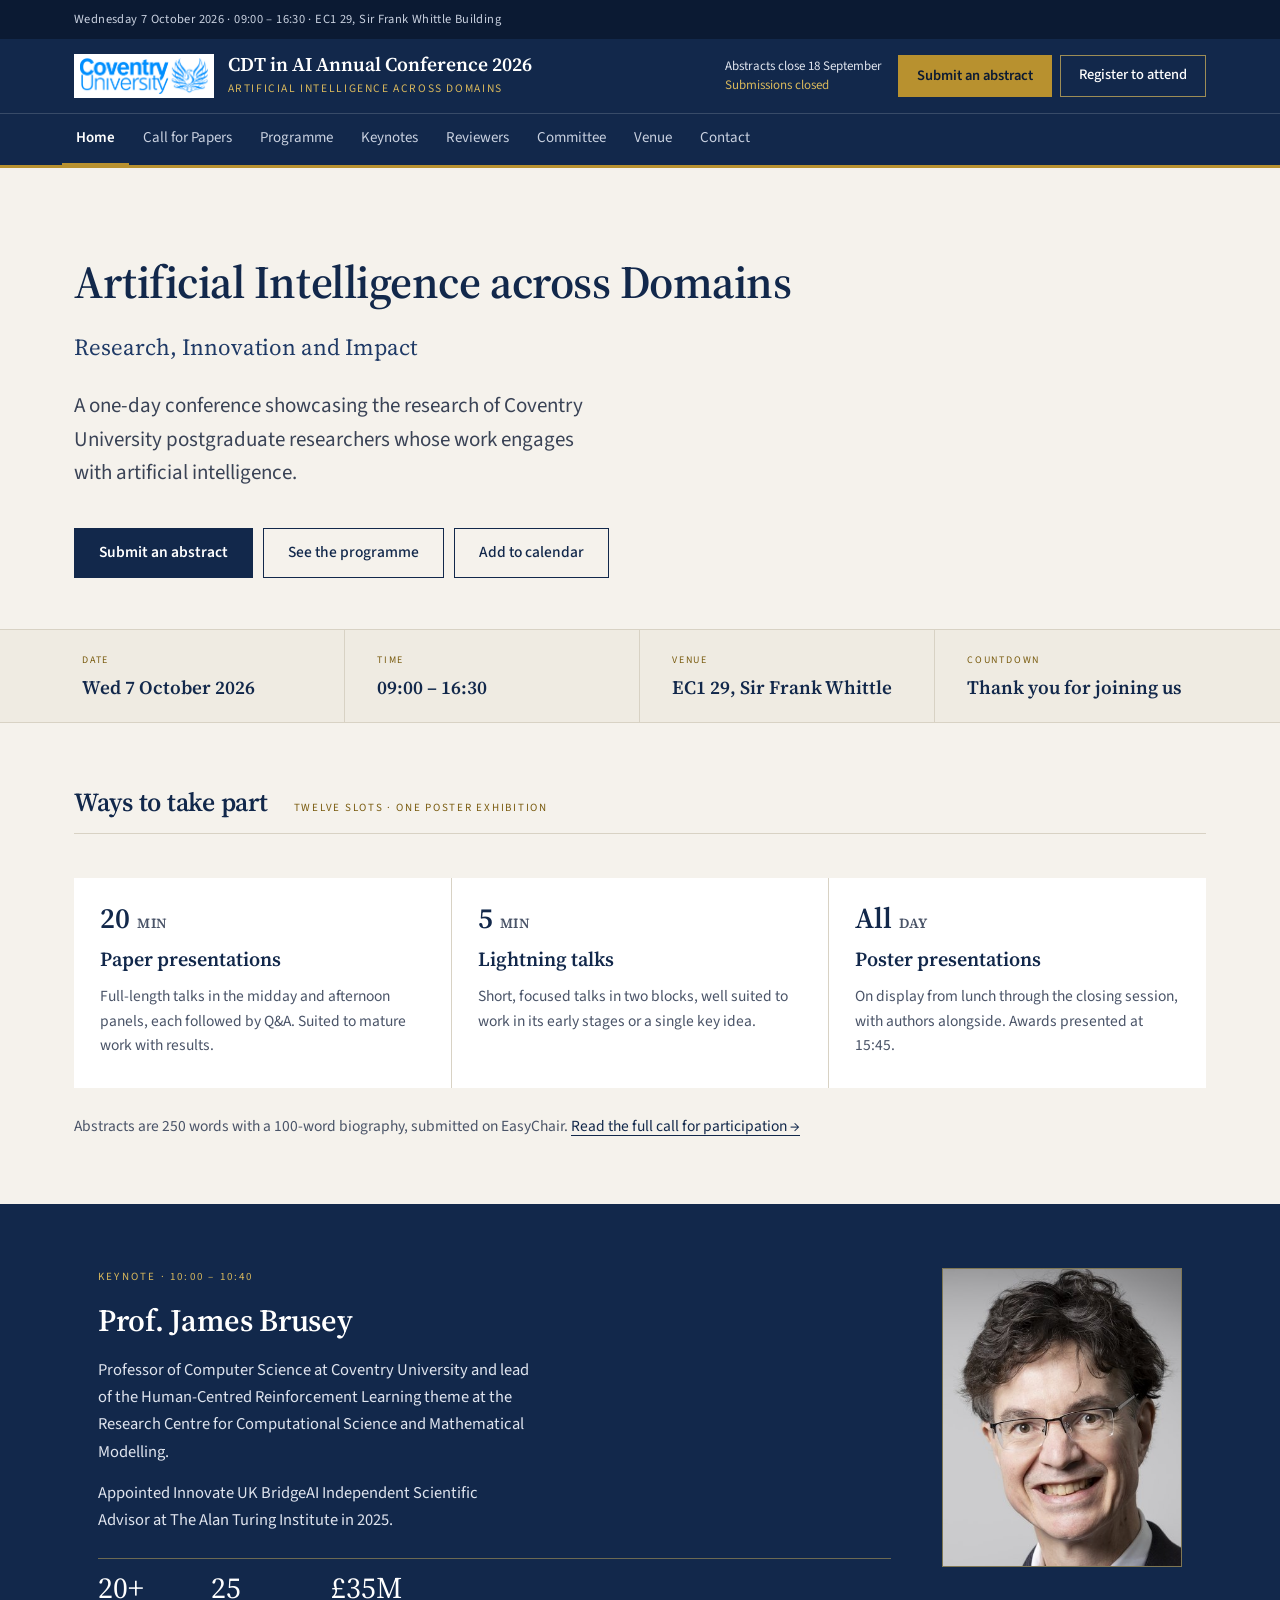
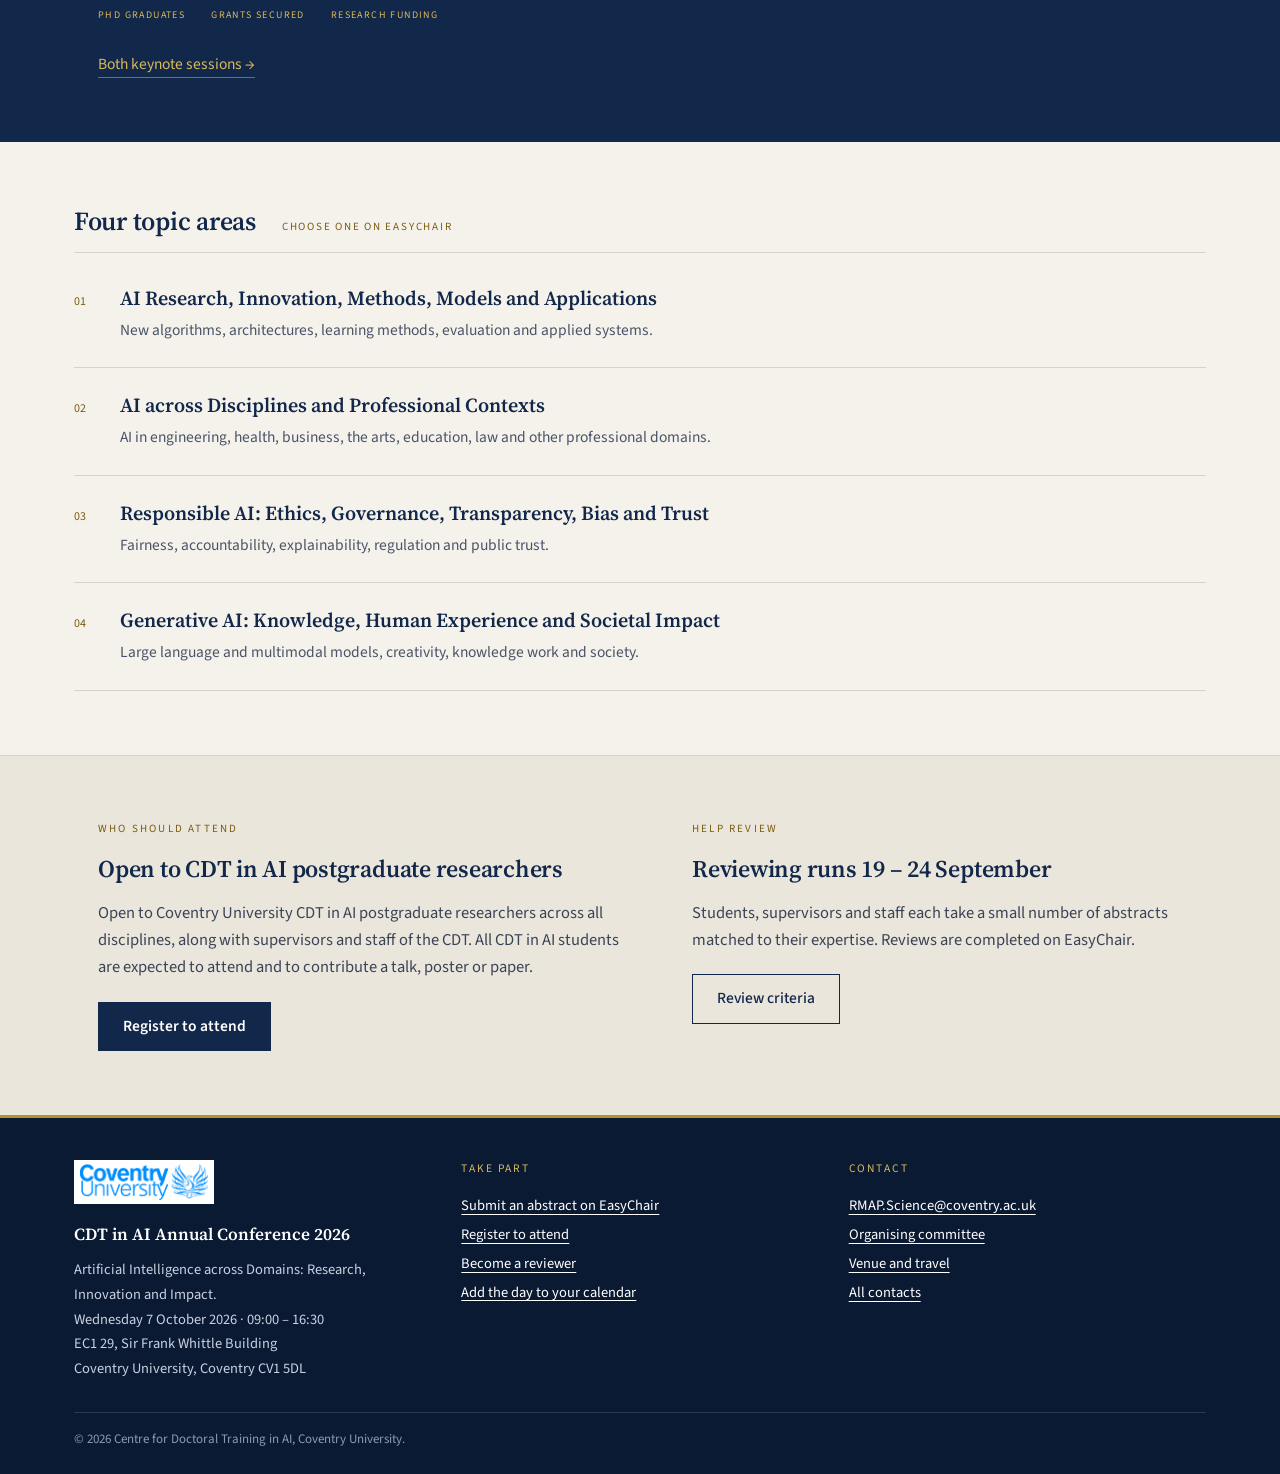
<file: index.html>
<!DOCTYPE html>
<html lang="en-GB">
<head>
<meta charset="utf-8">
<meta name="viewport" content="width=device-width, initial-scale=1">
<title>Home · CDT in AI Annual Conference 2026</title>
<meta name="description" content="CDT in AI Annual Conference 2026, Coventry University. Artificial Intelligence across Domains: Research, Innovation and Impact. Wednesday 7 October 2026.">
<link rel="icon" href="assets/img/favicon.ico">
<link rel="preconnect" href="https://fonts.googleapis.com">
<link rel="preconnect" href="https://fonts.gstatic.com" crossorigin>
<link rel="stylesheet" href="https://fonts.googleapis.com/css2?family=Source+Sans+3:wght@400;500;600;700&family=Source+Serif+4:opsz,wght@8..60,400;8..60,600&display=swap">
<link rel="stylesheet" href="assets/css/site.css?v=957c36ee">
</head>
<body>
<a class="skip-link" href="#main">Skip to content</a>
<div class="top-strip"><div class="wrap"><span>Wednesday 7 October 2026 · 09:00 – 16:30 · EC1 29, Sir Frank Whittle Building</span></div></div>
<header class="site-header">
  <div class="wrap header-row">
    <a class="brand" href="index.html">
      <img src="assets/img/coventry-university-logo.jpg" alt="Coventry University">
      <span><span class="title">CDT in AI Annual Conference 2026</span><span class="sub">Artificial Intelligence across Domains</span></span>
    </a>
    <div class="header-actions">
      <p class="deadline-note">Abstracts close 18 September<br><span data-deadline-countdown>Friday 18 September 2026</span></p>
      <div class="header-cta">
        <a class="btn btn-gold" href="https://easychair.org/conferences/?conf=cdtinaiannualconfere0">Submit an abstract</a>
        <a class="btn btn-ghost" href="https://forms.cloud.microsoft/Pages/ResponsePage.aspx?id=mqsYS2U3vkqsfA4NOYr9Txeve1SJEVJCqEbhUMPBqIZUQTRKRkpRMDQ3NTI3MjNDT1paQ0gyVUE4WC4u">Register to attend</a>
      </div>
      <button class="nav-toggle" aria-expanded="false" aria-controls="site-nav">Menu</button>
    </div>
  </div>
  <nav class="site-nav" id="site-nav" aria-label="Main navigation"><div class="wrap"><ul><li><a href="index.html" aria-current="page">Home</a></li><li><a href="call-for-papers.html">Call for Papers</a></li><li><a href="programme.html">Programme</a></li><li><a href="speakers.html">Keynotes</a></li><li><a href="reviewers.html">Reviewers</a></li><li><a href="committee.html">Committee</a></li><li><a href="venue.html">Venue</a></li><li><a href="contact.html">Contact</a></li></ul></div></nav>
</header>
<main id="main">

<section class="wrap hero">
  <h1>Artificial Intelligence across Domains</h1>
  <p class="subtitle">Research, Innovation and Impact</p>
  <p class="lead">A one-day conference showcasing the research of Coventry University postgraduate researchers whose work engages with artificial intelligence.</p>
  <div class="btn-row">
    <a class="btn btn-navy" href="https://easychair.org/conferences/?conf=cdtinaiannualconfere0">Submit an abstract</a>
    <a class="btn btn-outline" href="programme.html">See the programme</a>
    <button type="button" class="btn btn-outline" data-add-to-calendar>Add to calendar</button>
  </div>
</section>

<section class="facts">
  <dl>
    <div><dt>Date</dt><dd>Wed 7 October 2026</dd></div>
    <div><dt>Time</dt><dd>09:00 – 16:30</dd></div>
    <div><dt>Venue</dt><dd>EC1 29, Sir Frank Whittle</dd></div>
    <div><dt>Countdown</dt><dd data-conference-countdown><span class="cd-digits">7 October 2026</span><span class="cd-label"></span></dd></div>
  </dl>
</section>

<section class="now-bar" id="now-bar" hidden>
  <p class="label">Happening now</p><p class="session"></p><p class="next"></p>
</section>

<section class="wrap section">
  <div class="section-head"><h2>Ways to take part</h2><p class="kicker">Twelve slots · one poster exhibition</p></div>
  <div class="cells"><div class="cell"><p class="big">20<span>MIN</span></p><h3>Paper presentations</h3><p class="desc">Full-length talks in the midday and afternoon panels, each followed by Q&amp;A. Suited to mature work with results.</p></div><div class="cell"><p class="big">5<span>MIN</span></p><h3>Lightning talks</h3><p class="desc">Short, focused talks in two blocks, well suited to work in its early stages or a single key idea.</p></div><div class="cell"><p class="big">All<span>DAY</span></p><h3>Poster presentations</h3><p class="desc">On display from lunch through the closing session, with authors alongside. Awards presented at 15:45.</p></div></div>
  <p class="after-note">Abstracts are 250 words with a 100-word biography, submitted on EasyChair. <a href="call-for-papers.html">Read the full call for participation →</a></p>
</section>

<section class="band-navy section keynote-band">
  <div class="wrap-inner two-col">
    <div class="text">
      <p class="eyebrow">Keynote · 10:00 – 10:40</p>
      <h2>Prof. James Brusey</h2>
      <p class="bio">Professor of Computer Science at Coventry University and lead of the Human-Centred Reinforcement Learning theme at the Research Centre for Computational Science and Mathematical Modelling.</p>
      <p class="bio" style="margin-bottom:0">Appointed Innovate UK BridgeAI Independent Scientific Advisor at The Alan Turing Institute in 2025.</p>
      <div class="stats"><div><p class="n">20+</p><p class="l">PhD graduates</p></div><div><p class="n">25</p><p class="l">Grants secured</p></div><div><p class="n">£35M</p><p class="l">Research funding</p></div></div>
      <p style="margin-top:26px"><a class="arrow-link" href="speakers.html">Both keynote sessions →</a></p>
    </div>
    <div class="emblem"><img src="assets/img/brusey.jpg" width="380" height="475" alt="Prof. James Brusey"></div>
  </div>
</section>

<section class="wrap section">
  <div class="section-head tight"><h2>Four topic areas</h2><p class="kicker">Choose one on EasyChair</p></div>
  <ol class="numbered"><li><span class="num">01</span><div><h3>AI Research, Innovation, Methods, Models and Applications</h3><p class="d">New algorithms, architectures, learning methods, evaluation and applied systems.</p></div></li><li><span class="num">02</span><div><h3>AI across Disciplines and Professional Contexts</h3><p class="d">AI in engineering, health, business, the arts, education, law and other professional domains.</p></div></li><li><span class="num">03</span><div><h3>Responsible AI: Ethics, Governance, Transparency, Bias and Trust</h3><p class="d">Fairness, accountability, explainability, regulation and public trust.</p></div></li><li><span class="num">04</span><div><h3>Generative AI: Knowledge, Human Experience and Societal Impact</h3><p class="d">Large language and multimodal models, creativity, knowledge work and society.</p></div></li></ol>
</section>

<section class="band section">
  <div class="wrap-inner two-col">
    <div>
      <p class="eyebrow">Who should attend</p>
      <h2 class="h2-mid">Open to CDT in AI postgraduate researchers</h2>
      <p class="body-2 lg" style="margin-bottom:20px">Open to Coventry University CDT in AI postgraduate researchers across all disciplines, along with supervisors and staff of the CDT. All CDT in AI students are expected to attend and to contribute a talk, poster or paper.</p>
      <a class="btn btn-navy" href="https://forms.cloud.microsoft/Pages/ResponsePage.aspx?id=mqsYS2U3vkqsfA4NOYr9Txeve1SJEVJCqEbhUMPBqIZUQTRKRkpRMDQ3NTI3MjNDT1paQ0gyVUE4WC4u">Register to attend</a>
    </div>
    <div class="narrow">
      <p class="eyebrow">Help review</p>
      <h2 class="h2-mid">Reviewing runs 19 – 24 September</h2>
      <p class="body-2 lg" style="margin-bottom:20px">Students, supervisors and staff each take a small number of abstracts matched to their expertise. Reviews are completed on EasyChair.</p>
      <a class="btn btn-outline" href="reviewers.html">Review criteria</a>
    </div>
  </div>
</section>

</main>
<footer class="site-footer">
  <div class="cols">
    <div>
      <img src="assets/img/coventry-university-logo.jpg" alt="Coventry University">
      <p class="ft-title">CDT in AI Annual Conference 2026</p>
      <p class="body">Artificial Intelligence across Domains: Research, Innovation and Impact.<br>Wednesday 7 October 2026 · 09:00 – 16:30<br>EC1 29, Sir Frank Whittle Building<br>Coventry University, Coventry CV1 5DL</p>
    </div>
    <div>
      <p class="ft-label">Take part</p>
      <ul>
        <li><a href="https://easychair.org/conferences/?conf=cdtinaiannualconfere0">Submit an abstract on EasyChair</a></li>
        <li><a href="https://forms.cloud.microsoft/Pages/ResponsePage.aspx?id=mqsYS2U3vkqsfA4NOYr9Txeve1SJEVJCqEbhUMPBqIZUQTRKRkpRMDQ3NTI3MjNDT1paQ0gyVUE4WC4u">Register to attend</a></li>
        <li><a href="reviewers.html">Become a reviewer</a></li>
        <li><button type="button" class="btn-link" data-add-to-calendar>Add the day to your calendar</button></li>
      </ul>
    </div>
    <div>
      <p class="ft-label">Contact</p>
      <ul>
        <li><a href="mailto:RMAP.Science@coventry.ac.uk">RMAP.Science@coventry.ac.uk</a></li>
        <li><a href="committee.html">Organising committee</a></li>
        <li><a href="venue.html">Venue and travel</a></li>
        <li><a href="contact.html">All contacts</a></li>
      </ul>
    </div>
  </div>
  <p class="copyright">© 2026 Centre for Doctoral Training in AI, Coventry University.</p>
</footer>
<script src="assets/js/site.js?v=c5a73fc5"></script>
</body>
</html>
</file>
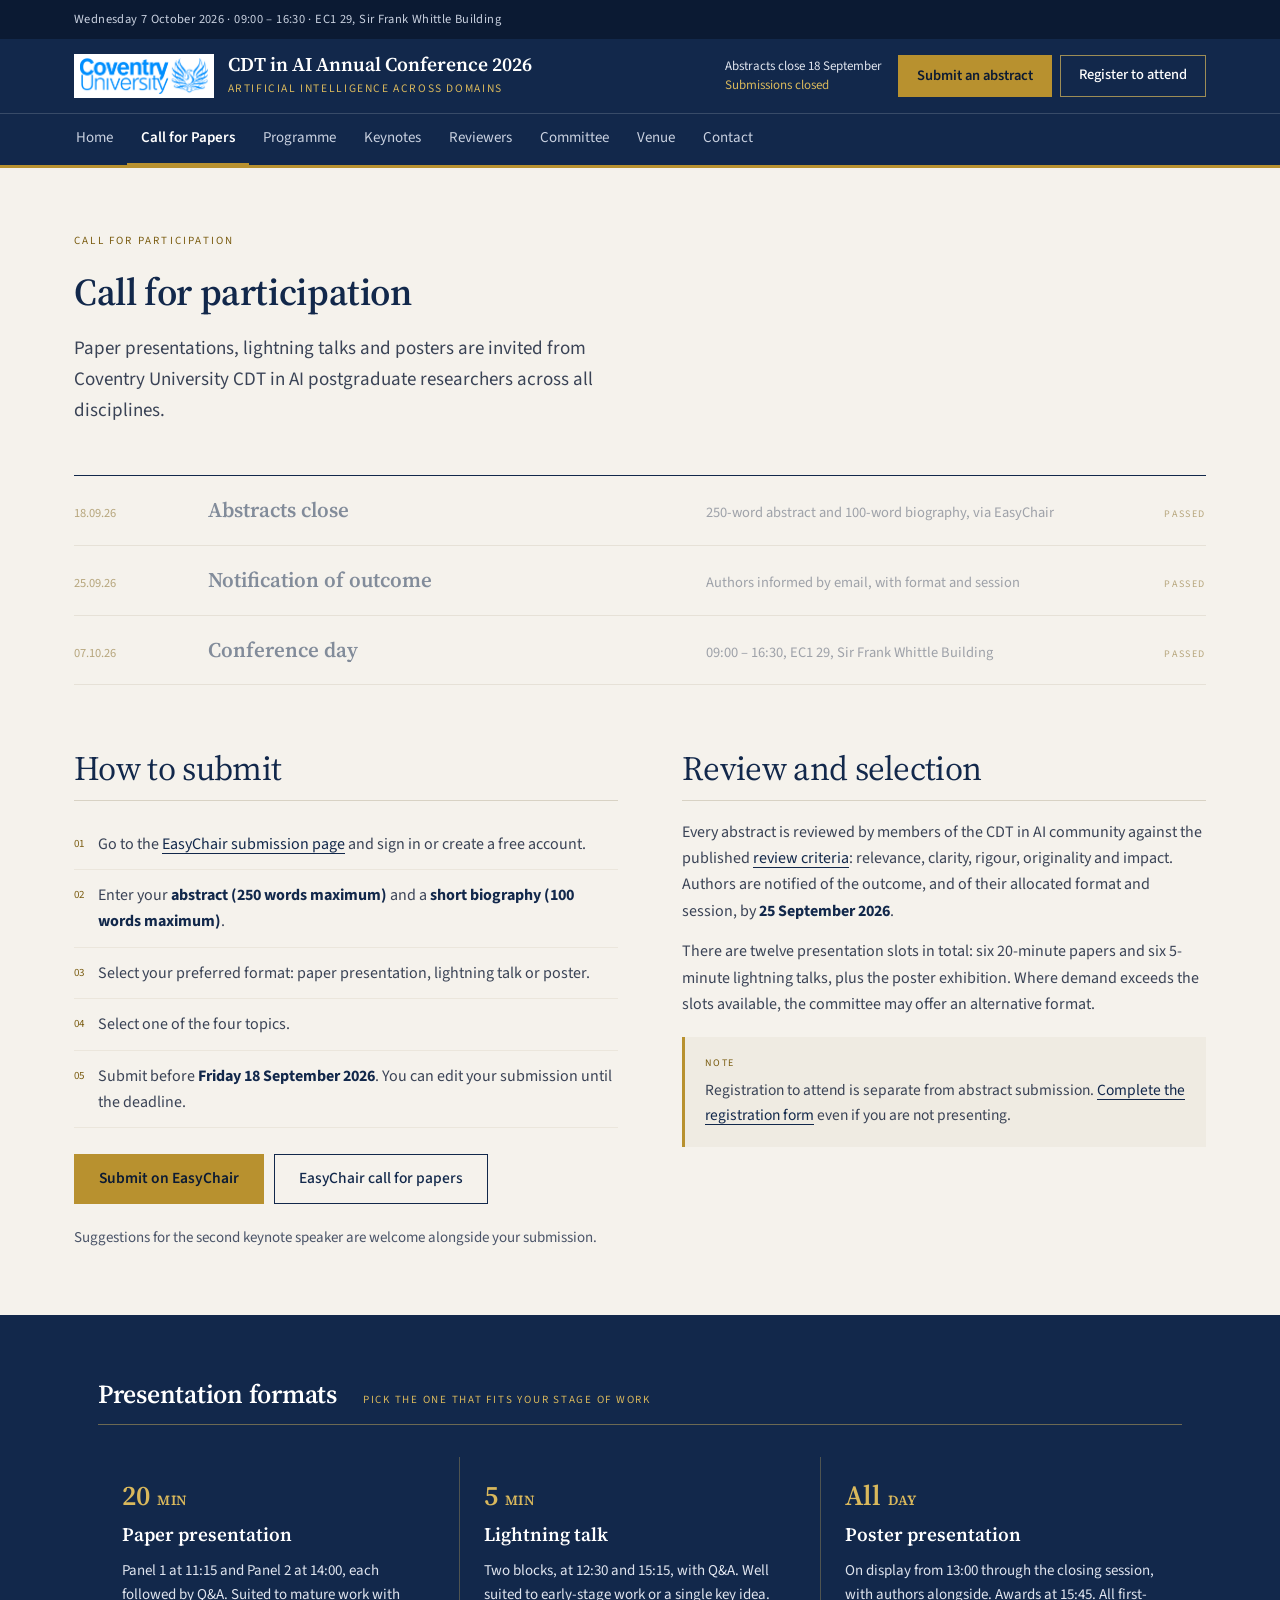
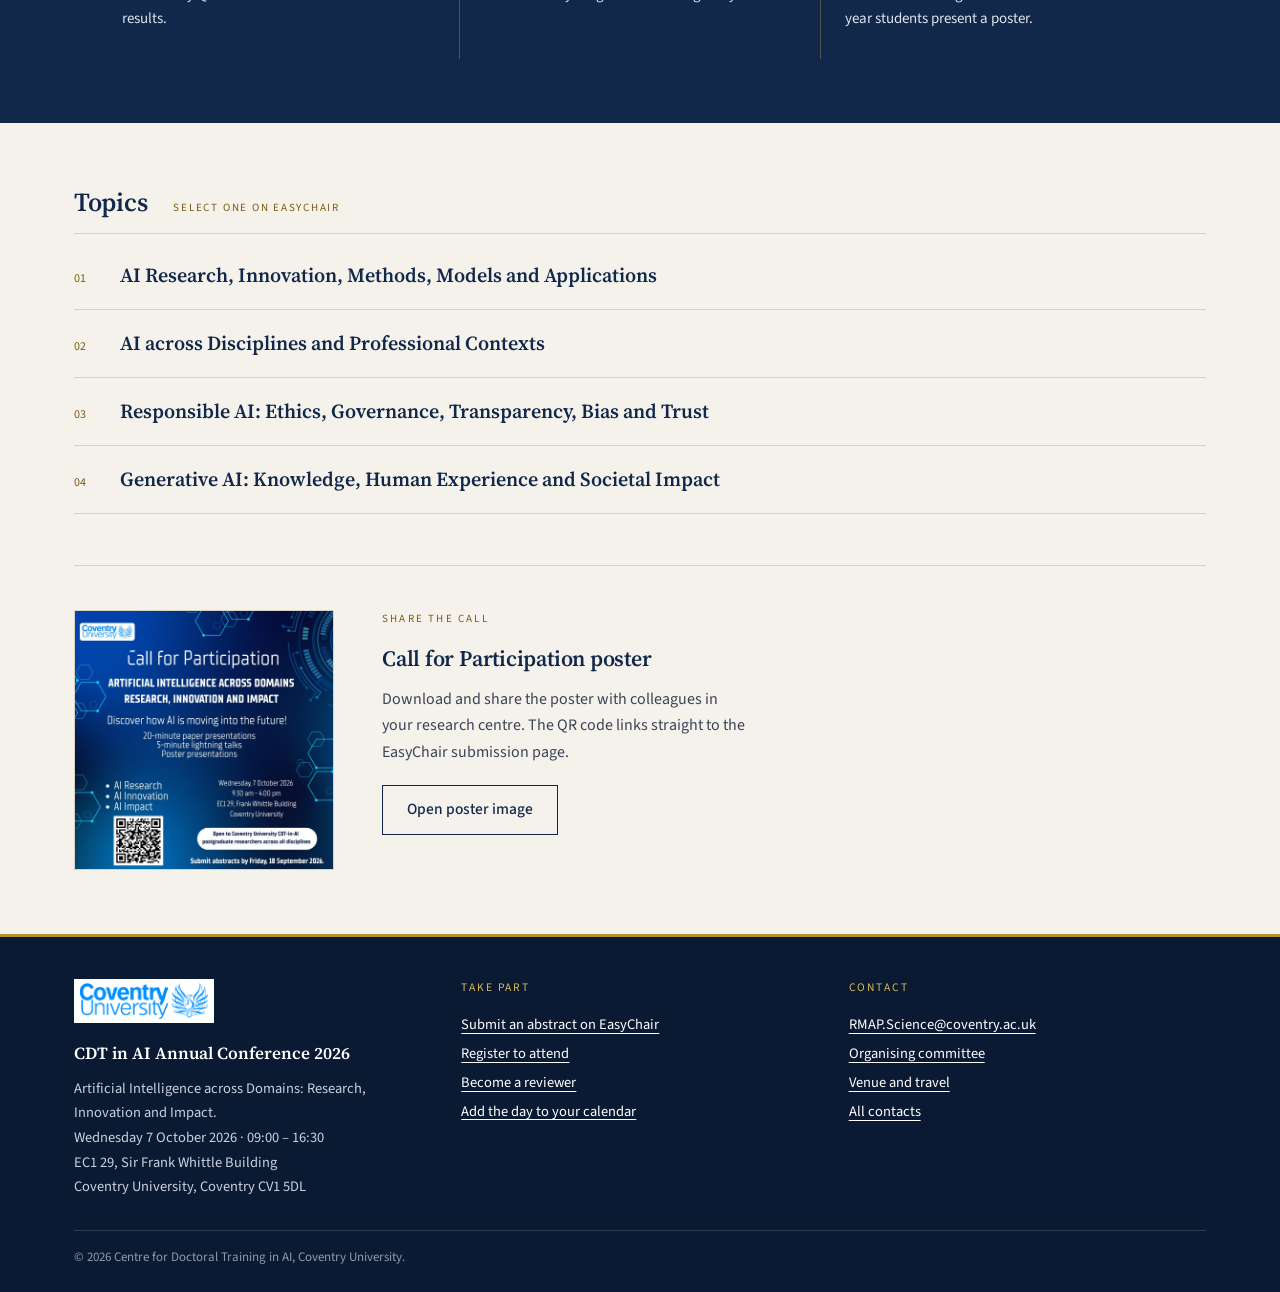
<file: call-for-papers.html>
<!DOCTYPE html>
<html lang="en-GB">
<head>
<meta charset="utf-8">
<meta name="viewport" content="width=device-width, initial-scale=1">
<title>Call for Papers · CDT in AI Annual Conference 2026</title>
<meta name="description" content="Call for participation and important dates for the CDT in AI Annual Conference 2026 at Coventry University. Abstracts due 18 September 2026.">
<link rel="icon" href="assets/img/favicon.ico">
<link rel="preconnect" href="https://fonts.googleapis.com">
<link rel="preconnect" href="https://fonts.gstatic.com" crossorigin>
<link rel="stylesheet" href="https://fonts.googleapis.com/css2?family=Source+Sans+3:wght@400;500;600;700&family=Source+Serif+4:opsz,wght@8..60,400;8..60,600&display=swap">
<link rel="stylesheet" href="assets/css/site.css?v=957c36ee">
</head>
<body>
<a class="skip-link" href="#main">Skip to content</a>
<div class="top-strip"><div class="wrap"><span>Wednesday 7 October 2026 · 09:00 – 16:30 · EC1 29, Sir Frank Whittle Building</span></div></div>
<header class="site-header">
  <div class="wrap header-row">
    <a class="brand" href="index.html">
      <img src="assets/img/coventry-university-logo.jpg" alt="Coventry University">
      <span><span class="title">CDT in AI Annual Conference 2026</span><span class="sub">Artificial Intelligence across Domains</span></span>
    </a>
    <div class="header-actions">
      <p class="deadline-note">Abstracts close 18 September<br><span data-deadline-countdown>Friday 18 September 2026</span></p>
      <div class="header-cta">
        <a class="btn btn-gold" href="https://easychair.org/conferences/?conf=cdtinaiannualconfere0">Submit an abstract</a>
        <a class="btn btn-ghost" href="https://forms.cloud.microsoft/Pages/ResponsePage.aspx?id=mqsYS2U3vkqsfA4NOYr9Txeve1SJEVJCqEbhUMPBqIZUQTRKRkpRMDQ3NTI3MjNDT1paQ0gyVUE4WC4u">Register to attend</a>
      </div>
      <button class="nav-toggle" aria-expanded="false" aria-controls="site-nav">Menu</button>
    </div>
  </div>
  <nav class="site-nav" id="site-nav" aria-label="Main navigation"><div class="wrap"><ul><li><a href="index.html">Home</a></li><li><a href="call-for-papers.html" aria-current="page">Call for Papers</a></li><li><a href="programme.html">Programme</a></li><li><a href="speakers.html">Keynotes</a></li><li><a href="reviewers.html">Reviewers</a></li><li><a href="committee.html">Committee</a></li><li><a href="venue.html">Venue</a></li><li><a href="contact.html">Contact</a></li></ul></div></nav>
</header>
<main id="main">
<header class="wrap page-head"><p class="eyebrow">Call for Participation</p><h1>Call for participation</h1><p class="lead">Paper presentations, lightning talks and posters are invited from Coventry University CDT in AI postgraduate researchers across all disciplines.</p></header>
<section class="wrap section no-bottom">
  <ol class="dates">
    <li data-date="2026-09-18T23:59:00" data-deadline-status><span class="stamp mono-date">18.09.26</span><span class="label">Abstracts close</span><span class="detail">250-word abstract and 100-word biography, via EasyChair</span><span class="status"></span></li>
    <li data-date="2026-09-25T23:59:00"><span class="stamp mono-date">25.09.26</span><span class="label">Notification of outcome</span><span class="detail">Authors informed by email, with format and session</span><span class="status"></span></li>
    <li data-date="2026-10-07T16:30:00"><span class="stamp mono-date">07.10.26</span><span class="label">Conference day</span><span class="detail">09:00 – 16:30, EC1 29, Sir Frank Whittle Building</span><span class="status"></span></li>
  </ol>
</section>

<section class="wrap section two-col">
  <div class="wide">
    <h2 class="h2-rule">How to submit</h2>
    <ol class="steps">
      <li><span class="num">01</span><span>Go to the <a href="https://easychair.org/conferences/?conf=cdtinaiannualconfere0">EasyChair submission page</a> and sign in or create a free account.</span></li>
      <li><span class="num">02</span><span>Enter your <strong>abstract (250 words maximum)</strong> and a <strong>short biography (100 words maximum)</strong>.</span></li>
      <li><span class="num">03</span><span>Select your preferred format: paper presentation, lightning talk or poster.</span></li>
      <li><span class="num">04</span><span>Select one of the four topics.</span></li>
      <li><span class="num">05</span><span>Submit before <strong>Friday 18 September 2026</strong>. You can edit your submission until the deadline.</span></li>
    </ol>
    <div class="btn-row">
      <a class="btn btn-gold" href="https://easychair.org/conferences/?conf=cdtinaiannualconfere0">Submit on EasyChair</a>
      <a class="btn btn-outline" href="https://easychair.org/cfp/coventryuniversitycdtinai2026">EasyChair call for papers</a>
    </div>
    <p class="muted" style="font-size:15px;margin-top:22px">Suggestions for the second keynote speaker are welcome alongside your submission.</p>
  </div>
  <div>
    <h2 class="h2-rule">Review and selection</h2>
    <p class="body-2" style="margin-bottom:14px">Every abstract is reviewed by members of the CDT in AI community against the published <a href="reviewers.html">review criteria</a>: relevance, clarity, rigour, originality and impact. Authors are notified of the outcome, and of their allocated format and session, by <strong>25 September 2026</strong>.</p>
    <p class="body-2" style="margin-bottom:20px">There are twelve presentation slots in total: six 20-minute papers and six 5-minute lightning talks, plus the poster exhibition. Where demand exceeds the slots available, the committee may offer an alternative format.</p>
    <div class="callout"><p class="eyebrow">Note</p><p>Registration to attend is separate from abstract submission. <a href="https://forms.cloud.microsoft/Pages/ResponsePage.aspx?id=mqsYS2U3vkqsfA4NOYr9Txeve1SJEVJCqEbhUMPBqIZUQTRKRkpRMDQ3NTI3MjNDT1paQ0gyVUE4WC4u">Complete the registration form</a> even if you are not presenting.</p></div>
  </div>
</section>

<section class="band-navy section">
  <div class="wrap-inner">
    <div class="section-head"><h2>Presentation formats</h2><p class="kicker">Pick the one that fits your stage of work</p></div>
    <div class="cells"><div class="cell"><p class="big">20<span>MIN</span></p><h3>Paper presentation</h3><p class="desc">Panel 1 at 11:15 and Panel 2 at 14:00, each followed by Q&amp;A. Suited to mature work with results.</p></div><div class="cell"><p class="big">5<span>MIN</span></p><h3>Lightning talk</h3><p class="desc">Two blocks, at 12:30 and 15:15, with Q&amp;A. Well suited to early-stage work or a single key idea.</p></div><div class="cell"><p class="big">All<span>DAY</span></p><h3>Poster presentation</h3><p class="desc">On display from 13:00 through the closing session, with authors alongside. Awards at 15:45. All first-year students present a poster.</p></div></div>
  </div>
</section>

<section class="wrap section">
  <div class="section-head tight"><h2>Topics</h2><p class="kicker">Select one on EasyChair</p></div>
  <ol class="numbered" style="margin-bottom:clamp(34px,4vw,52px)"><li class="compact"><span class="num">01</span><span class="t only">AI Research, Innovation, Methods, Models and Applications</span></li><li class="compact"><span class="num">02</span><span class="t only">AI across Disciplines and Professional Contexts</span></li><li class="compact"><span class="num">03</span><span class="t only">Responsible AI: Ethics, Governance, Transparency, Bias and Trust</span></li><li class="compact"><span class="num">04</span><span class="t only">Generative AI: Knowledge, Human Experience and Societal Impact</span></li></ol>
  <div class="poster-row">
    <a href="assets/img/poster.png"><img src="assets/img/poster-web.jpg" width="1080" height="1080" loading="lazy" alt="Call for Participation poster for the CDT in AI Conference 2026"></a>
    <div class="text">
      <p class="eyebrow">Share the call</p>
      <h2>Call for Participation poster</h2>
      <p class="body-2" style="margin-bottom:20px;max-width:46ch">Download and share the poster with colleagues in your research centre. The QR code links straight to the EasyChair submission page.</p>
      <a class="btn btn-outline" href="assets/img/poster.png">Open poster image</a>
    </div>
  </div>
</section>

</main>
<footer class="site-footer">
  <div class="cols">
    <div>
      <img src="assets/img/coventry-university-logo.jpg" alt="Coventry University">
      <p class="ft-title">CDT in AI Annual Conference 2026</p>
      <p class="body">Artificial Intelligence across Domains: Research, Innovation and Impact.<br>Wednesday 7 October 2026 · 09:00 – 16:30<br>EC1 29, Sir Frank Whittle Building<br>Coventry University, Coventry CV1 5DL</p>
    </div>
    <div>
      <p class="ft-label">Take part</p>
      <ul>
        <li><a href="https://easychair.org/conferences/?conf=cdtinaiannualconfere0">Submit an abstract on EasyChair</a></li>
        <li><a href="https://forms.cloud.microsoft/Pages/ResponsePage.aspx?id=mqsYS2U3vkqsfA4NOYr9Txeve1SJEVJCqEbhUMPBqIZUQTRKRkpRMDQ3NTI3MjNDT1paQ0gyVUE4WC4u">Register to attend</a></li>
        <li><a href="reviewers.html">Become a reviewer</a></li>
        <li><button type="button" class="btn-link" data-add-to-calendar>Add the day to your calendar</button></li>
      </ul>
    </div>
    <div>
      <p class="ft-label">Contact</p>
      <ul>
        <li><a href="mailto:RMAP.Science@coventry.ac.uk">RMAP.Science@coventry.ac.uk</a></li>
        <li><a href="committee.html">Organising committee</a></li>
        <li><a href="venue.html">Venue and travel</a></li>
        <li><a href="contact.html">All contacts</a></li>
      </ul>
    </div>
  </div>
  <p class="copyright">© 2026 Centre for Doctoral Training in AI, Coventry University.</p>
</footer>
<script src="assets/js/site.js?v=c5a73fc5"></script>
</body>
</html>
</file>
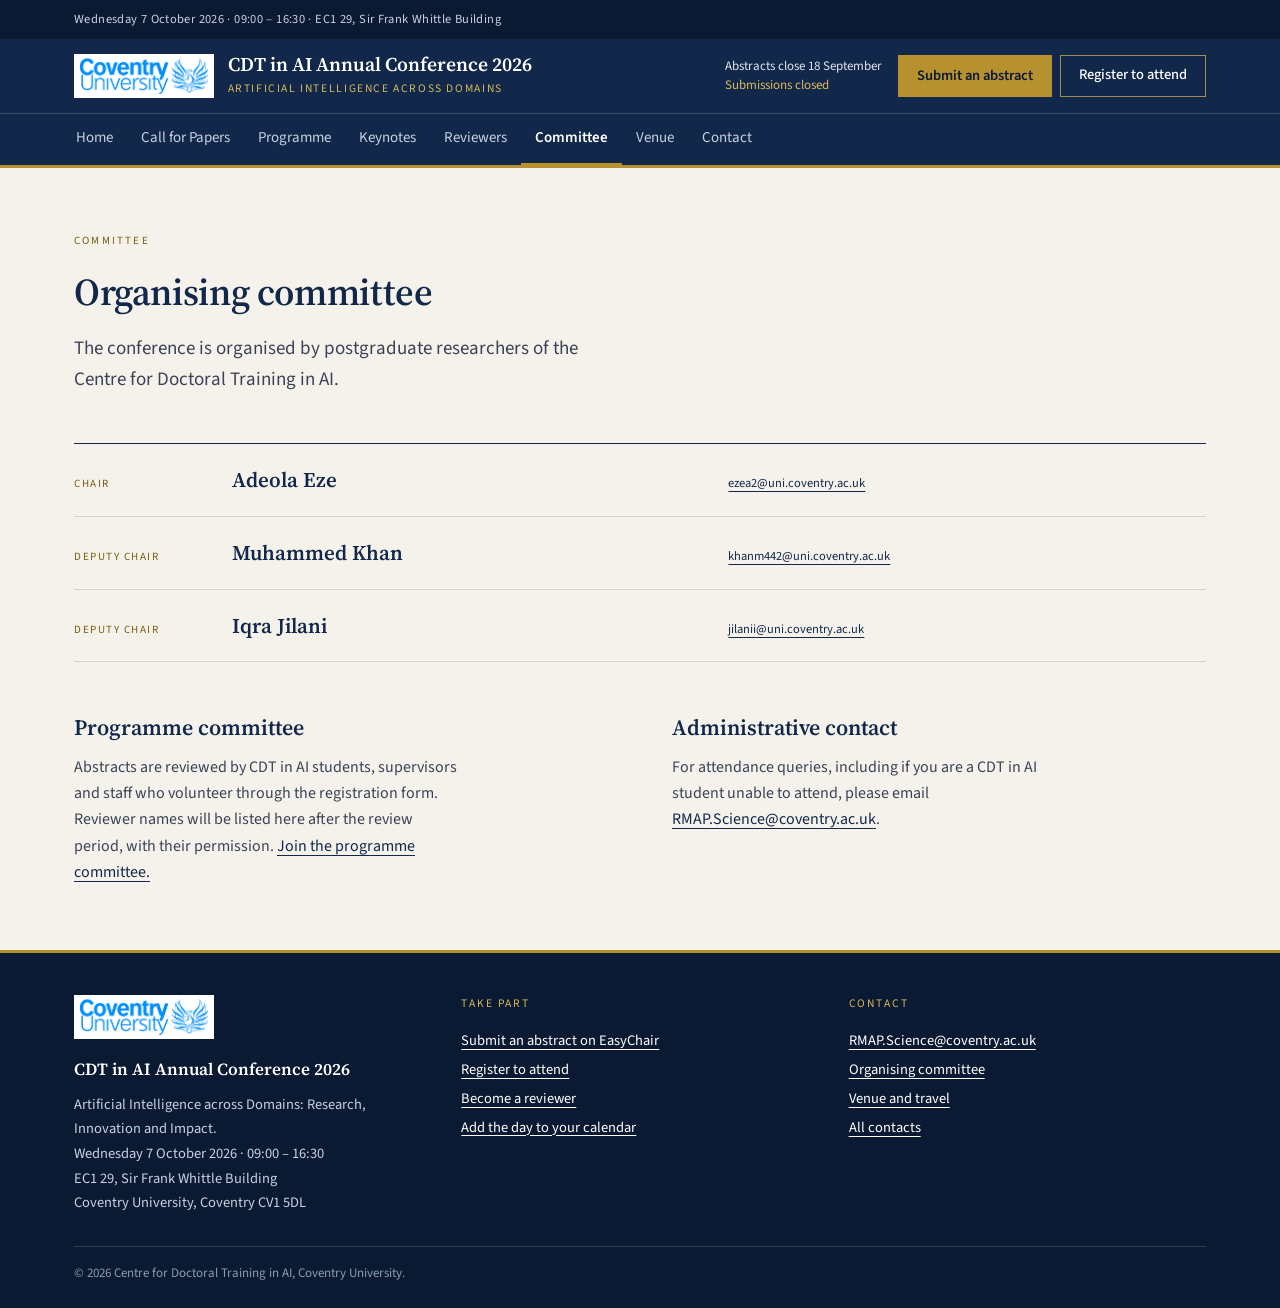
<file: committee.html>
<!DOCTYPE html>
<html lang="en-GB">
<head>
<meta charset="utf-8">
<meta name="viewport" content="width=device-width, initial-scale=1">
<title>Committee · CDT in AI Annual Conference 2026</title>
<meta name="description" content="Organising committee for the CDT in AI Annual Conference 2026 at Coventry University.">
<link rel="icon" href="assets/img/favicon.ico">
<link rel="preconnect" href="https://fonts.googleapis.com">
<link rel="preconnect" href="https://fonts.gstatic.com" crossorigin>
<link rel="stylesheet" href="https://fonts.googleapis.com/css2?family=Source+Sans+3:wght@400;500;600;700&family=Source+Serif+4:opsz,wght@8..60,400;8..60,600&display=swap">
<link rel="stylesheet" href="assets/css/site.css?v=957c36ee">
</head>
<body>
<a class="skip-link" href="#main">Skip to content</a>
<div class="top-strip"><div class="wrap"><span>Wednesday 7 October 2026 · 09:00 – 16:30 · EC1 29, Sir Frank Whittle Building</span></div></div>
<header class="site-header">
  <div class="wrap header-row">
    <a class="brand" href="index.html">
      <img src="assets/img/coventry-university-logo.jpg" alt="Coventry University">
      <span><span class="title">CDT in AI Annual Conference 2026</span><span class="sub">Artificial Intelligence across Domains</span></span>
    </a>
    <div class="header-actions">
      <p class="deadline-note">Abstracts close 18 September<br><span data-deadline-countdown>Friday 18 September 2026</span></p>
      <div class="header-cta">
        <a class="btn btn-gold" href="https://easychair.org/conferences/?conf=cdtinaiannualconfere0">Submit an abstract</a>
        <a class="btn btn-ghost" href="https://forms.cloud.microsoft/Pages/ResponsePage.aspx?id=mqsYS2U3vkqsfA4NOYr9Txeve1SJEVJCqEbhUMPBqIZUQTRKRkpRMDQ3NTI3MjNDT1paQ0gyVUE4WC4u">Register to attend</a>
      </div>
      <button class="nav-toggle" aria-expanded="false" aria-controls="site-nav">Menu</button>
    </div>
  </div>
  <nav class="site-nav" id="site-nav" aria-label="Main navigation"><div class="wrap"><ul><li><a href="index.html">Home</a></li><li><a href="call-for-papers.html">Call for Papers</a></li><li><a href="programme.html">Programme</a></li><li><a href="speakers.html">Keynotes</a></li><li><a href="reviewers.html">Reviewers</a></li><li><a href="committee.html" aria-current="page">Committee</a></li><li><a href="venue.html">Venue</a></li><li><a href="contact.html">Contact</a></li></ul></div></nav>
</header>
<main id="main">
<header class="wrap page-head"><p class="eyebrow">Committee</p><h1>Organising committee</h1><p class="lead">The conference is organised by postgraduate researchers of the Centre for Doctoral Training in AI.</p></header>
<section class="wrap section">
  <ul class="people"><li><span class="role">Chair</span><span class="name">Adeola Eze</span><a href="mailto:ezea2@uni.coventry.ac.uk">ezea2@uni.coventry.ac.uk</a></li><li><span class="role">Deputy Chair</span><span class="name">Muhammed Khan</span><a href="mailto:khanm442@uni.coventry.ac.uk">khanm442@uni.coventry.ac.uk</a></li><li><span class="role">Deputy Chair</span><span class="name">Iqra Jilani</span><a href="mailto:jilanii@uni.coventry.ac.uk">jilanii@uni.coventry.ac.uk</a></li></ul>
  <div class="two-col" style="margin-top:clamp(34px,4vw,52px)">
    <div>
      <h2 class="h2-plain">Programme committee</h2>
      <p class="body-2" style="max-width:48ch">Abstracts are reviewed by CDT in AI students, supervisors and staff who volunteer through the registration form. Reviewer names will be listed here after the review period, with their permission. <a href="reviewers.html">Join the programme committee.</a></p>
    </div>
    <div>
      <h2 class="h2-plain">Administrative contact</h2>
      <p class="body-2" style="max-width:48ch">For attendance queries, including if you are a CDT in AI student unable to attend, please email <a href="mailto:RMAP.Science@coventry.ac.uk">RMAP.Science@coventry.ac.uk</a>.</p>
    </div>
  </div>
</section>

</main>
<footer class="site-footer">
  <div class="cols">
    <div>
      <img src="assets/img/coventry-university-logo.jpg" alt="Coventry University">
      <p class="ft-title">CDT in AI Annual Conference 2026</p>
      <p class="body">Artificial Intelligence across Domains: Research, Innovation and Impact.<br>Wednesday 7 October 2026 · 09:00 – 16:30<br>EC1 29, Sir Frank Whittle Building<br>Coventry University, Coventry CV1 5DL</p>
    </div>
    <div>
      <p class="ft-label">Take part</p>
      <ul>
        <li><a href="https://easychair.org/conferences/?conf=cdtinaiannualconfere0">Submit an abstract on EasyChair</a></li>
        <li><a href="https://forms.cloud.microsoft/Pages/ResponsePage.aspx?id=mqsYS2U3vkqsfA4NOYr9Txeve1SJEVJCqEbhUMPBqIZUQTRKRkpRMDQ3NTI3MjNDT1paQ0gyVUE4WC4u">Register to attend</a></li>
        <li><a href="reviewers.html">Become a reviewer</a></li>
        <li><button type="button" class="btn-link" data-add-to-calendar>Add the day to your calendar</button></li>
      </ul>
    </div>
    <div>
      <p class="ft-label">Contact</p>
      <ul>
        <li><a href="mailto:RMAP.Science@coventry.ac.uk">RMAP.Science@coventry.ac.uk</a></li>
        <li><a href="committee.html">Organising committee</a></li>
        <li><a href="venue.html">Venue and travel</a></li>
        <li><a href="contact.html">All contacts</a></li>
      </ul>
    </div>
  </div>
  <p class="copyright">© 2026 Centre for Doctoral Training in AI, Coventry University.</p>
</footer>
<script src="assets/js/site.js?v=c5a73fc5"></script>
</body>
</html>
</file>
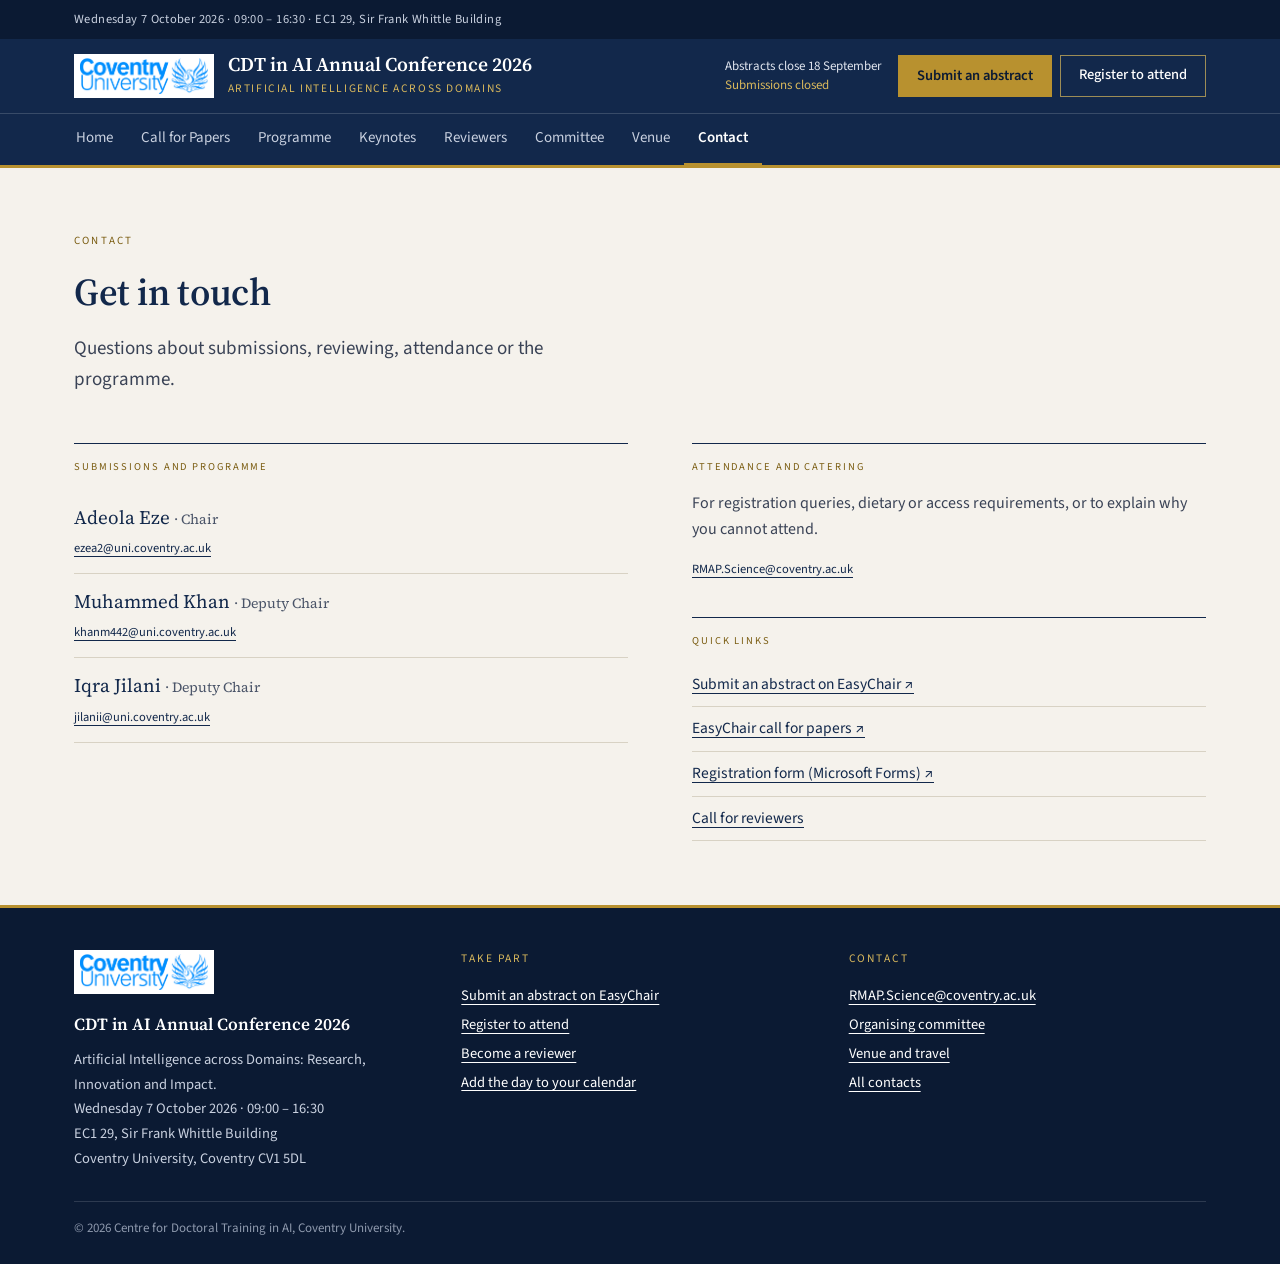
<file: contact.html>
<!DOCTYPE html>
<html lang="en-GB">
<head>
<meta charset="utf-8">
<meta name="viewport" content="width=device-width, initial-scale=1">
<title>Contact · CDT in AI Annual Conference 2026</title>
<meta name="description" content="Contact the organisers of the CDT in AI Annual Conference 2026, Coventry University.">
<link rel="icon" href="assets/img/favicon.ico">
<link rel="preconnect" href="https://fonts.googleapis.com">
<link rel="preconnect" href="https://fonts.gstatic.com" crossorigin>
<link rel="stylesheet" href="https://fonts.googleapis.com/css2?family=Source+Sans+3:wght@400;500;600;700&family=Source+Serif+4:opsz,wght@8..60,400;8..60,600&display=swap">
<link rel="stylesheet" href="assets/css/site.css?v=957c36ee">
</head>
<body>
<a class="skip-link" href="#main">Skip to content</a>
<div class="top-strip"><div class="wrap"><span>Wednesday 7 October 2026 · 09:00 – 16:30 · EC1 29, Sir Frank Whittle Building</span></div></div>
<header class="site-header">
  <div class="wrap header-row">
    <a class="brand" href="index.html">
      <img src="assets/img/coventry-university-logo.jpg" alt="Coventry University">
      <span><span class="title">CDT in AI Annual Conference 2026</span><span class="sub">Artificial Intelligence across Domains</span></span>
    </a>
    <div class="header-actions">
      <p class="deadline-note">Abstracts close 18 September<br><span data-deadline-countdown>Friday 18 September 2026</span></p>
      <div class="header-cta">
        <a class="btn btn-gold" href="https://easychair.org/conferences/?conf=cdtinaiannualconfere0">Submit an abstract</a>
        <a class="btn btn-ghost" href="https://forms.cloud.microsoft/Pages/ResponsePage.aspx?id=mqsYS2U3vkqsfA4NOYr9Txeve1SJEVJCqEbhUMPBqIZUQTRKRkpRMDQ3NTI3MjNDT1paQ0gyVUE4WC4u">Register to attend</a>
      </div>
      <button class="nav-toggle" aria-expanded="false" aria-controls="site-nav">Menu</button>
    </div>
  </div>
  <nav class="site-nav" id="site-nav" aria-label="Main navigation"><div class="wrap"><ul><li><a href="index.html">Home</a></li><li><a href="call-for-papers.html">Call for Papers</a></li><li><a href="programme.html">Programme</a></li><li><a href="speakers.html">Keynotes</a></li><li><a href="reviewers.html">Reviewers</a></li><li><a href="committee.html">Committee</a></li><li><a href="venue.html">Venue</a></li><li><a href="contact.html" aria-current="page">Contact</a></li></ul></div></nav>
</header>
<main id="main">
<header class="wrap page-head"><p class="eyebrow">Contact</p><h1>Get in touch</h1><p class="lead">Questions about submissions, reviewing, attendance or the programme.</p></header>
<section class="wrap section two-col">
  <div>
    <p class="label-rule">Submissions and programme</p>
    <ul class="contact-list"><li><p class="name">Adeola Eze <span>· Chair</span></p><a href="mailto:ezea2@uni.coventry.ac.uk">ezea2@uni.coventry.ac.uk</a></li><li><p class="name">Muhammed Khan <span>· Deputy Chair</span></p><a href="mailto:khanm442@uni.coventry.ac.uk">khanm442@uni.coventry.ac.uk</a></li><li><p class="name">Iqra Jilani <span>· Deputy Chair</span></p><a href="mailto:jilanii@uni.coventry.ac.uk">jilanii@uni.coventry.ac.uk</a></li></ul>
  </div>
  <div class="narrow">
    <p class="label-rule">Attendance and catering</p>
    <p class="body-2" style="margin-bottom:12px">For registration queries, dietary or access requirements, or to explain why you cannot attend.</p>
    <a class="small-link" href="mailto:RMAP.Science@coventry.ac.uk">RMAP.Science@coventry.ac.uk</a>
    <p class="label-rule spaced">Quick links</p>
    <ul class="links">
      <li><a href="https://easychair.org/conferences/?conf=cdtinaiannualconfere0">Submit an abstract on EasyChair ↗</a></li>
      <li><a href="https://easychair.org/cfp/coventryuniversitycdtinai2026">EasyChair call for papers ↗</a></li>
      <li><a href="https://forms.cloud.microsoft/Pages/ResponsePage.aspx?id=mqsYS2U3vkqsfA4NOYr9Txeve1SJEVJCqEbhUMPBqIZUQTRKRkpRMDQ3NTI3MjNDT1paQ0gyVUE4WC4u">Registration form (Microsoft Forms) ↗</a></li>
      <li><a href="reviewers.html">Call for reviewers</a></li>
    </ul>
  </div>
</section>

</main>
<footer class="site-footer">
  <div class="cols">
    <div>
      <img src="assets/img/coventry-university-logo.jpg" alt="Coventry University">
      <p class="ft-title">CDT in AI Annual Conference 2026</p>
      <p class="body">Artificial Intelligence across Domains: Research, Innovation and Impact.<br>Wednesday 7 October 2026 · 09:00 – 16:30<br>EC1 29, Sir Frank Whittle Building<br>Coventry University, Coventry CV1 5DL</p>
    </div>
    <div>
      <p class="ft-label">Take part</p>
      <ul>
        <li><a href="https://easychair.org/conferences/?conf=cdtinaiannualconfere0">Submit an abstract on EasyChair</a></li>
        <li><a href="https://forms.cloud.microsoft/Pages/ResponsePage.aspx?id=mqsYS2U3vkqsfA4NOYr9Txeve1SJEVJCqEbhUMPBqIZUQTRKRkpRMDQ3NTI3MjNDT1paQ0gyVUE4WC4u">Register to attend</a></li>
        <li><a href="reviewers.html">Become a reviewer</a></li>
        <li><button type="button" class="btn-link" data-add-to-calendar>Add the day to your calendar</button></li>
      </ul>
    </div>
    <div>
      <p class="ft-label">Contact</p>
      <ul>
        <li><a href="mailto:RMAP.Science@coventry.ac.uk">RMAP.Science@coventry.ac.uk</a></li>
        <li><a href="committee.html">Organising committee</a></li>
        <li><a href="venue.html">Venue and travel</a></li>
        <li><a href="contact.html">All contacts</a></li>
      </ul>
    </div>
  </div>
  <p class="copyright">© 2026 Centre for Doctoral Training in AI, Coventry University.</p>
</footer>
<script src="assets/js/site.js?v=c5a73fc5"></script>
</body>
</html>
</file>
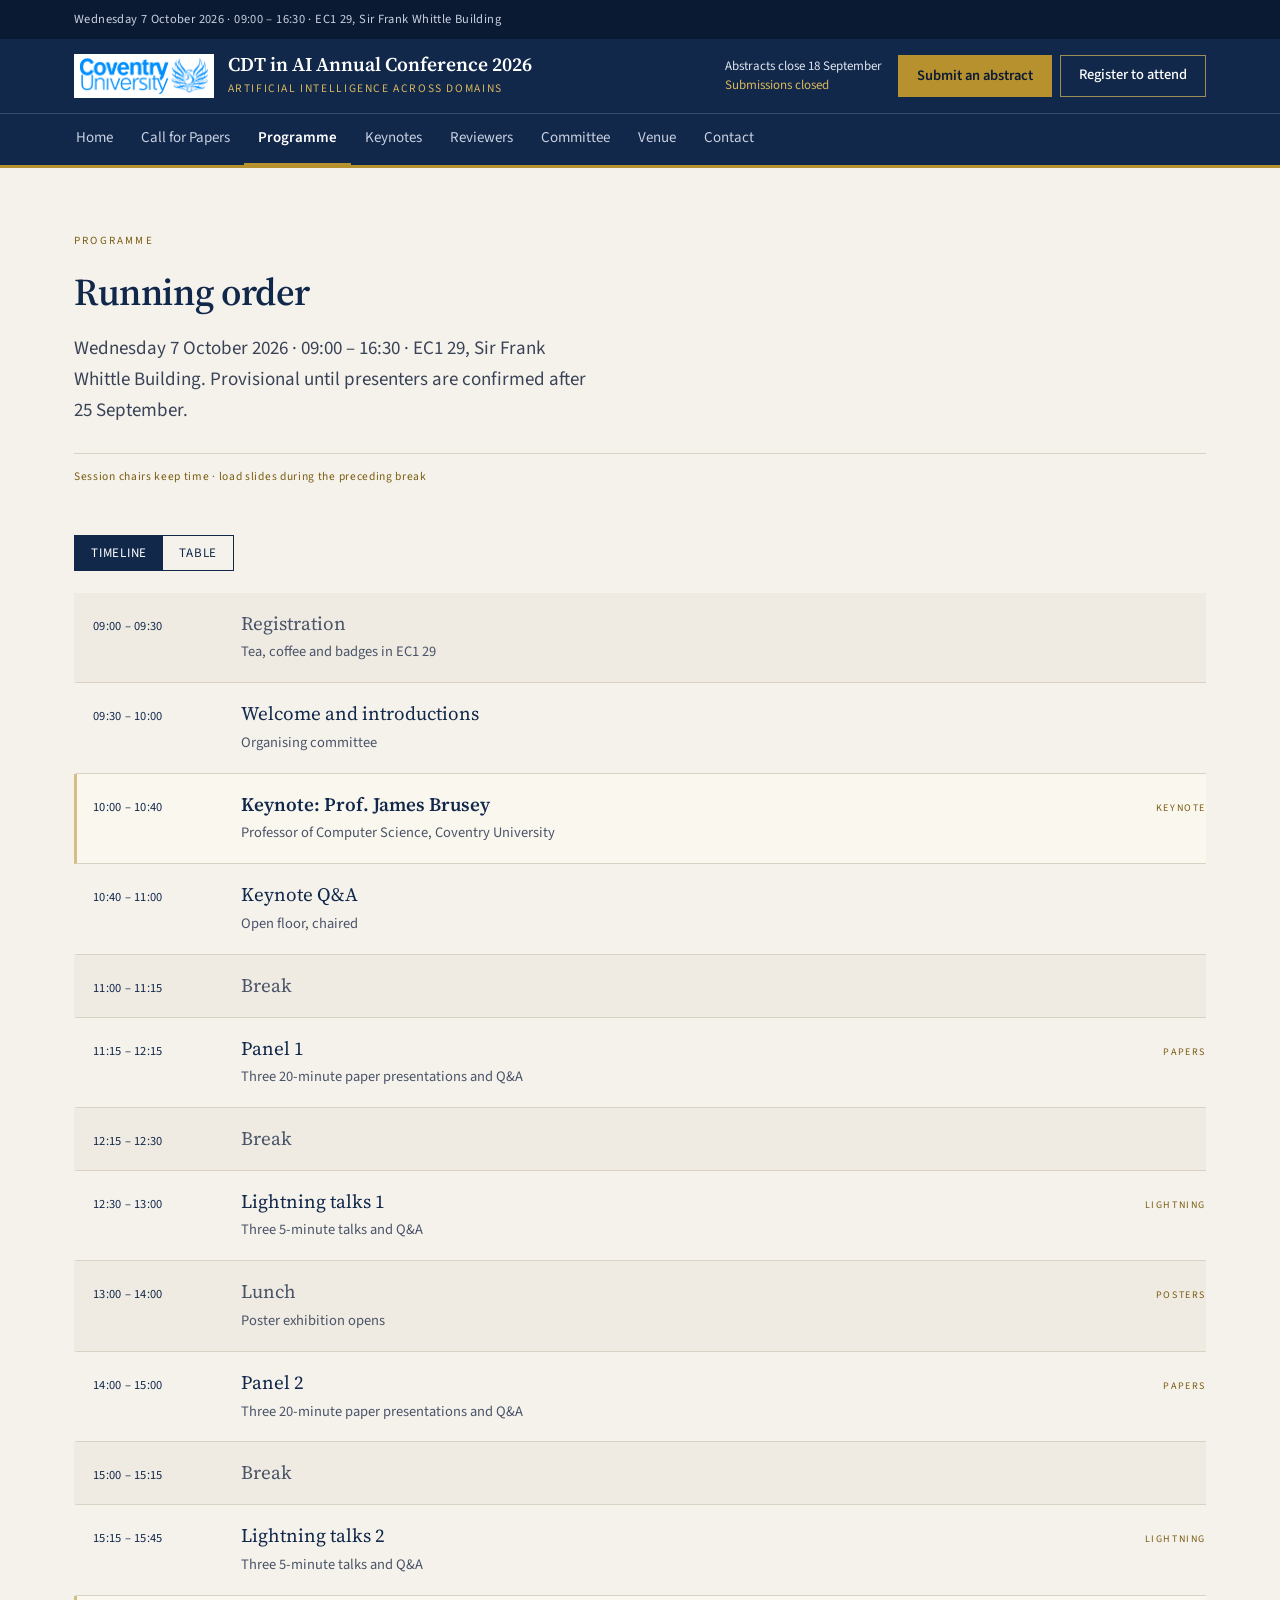
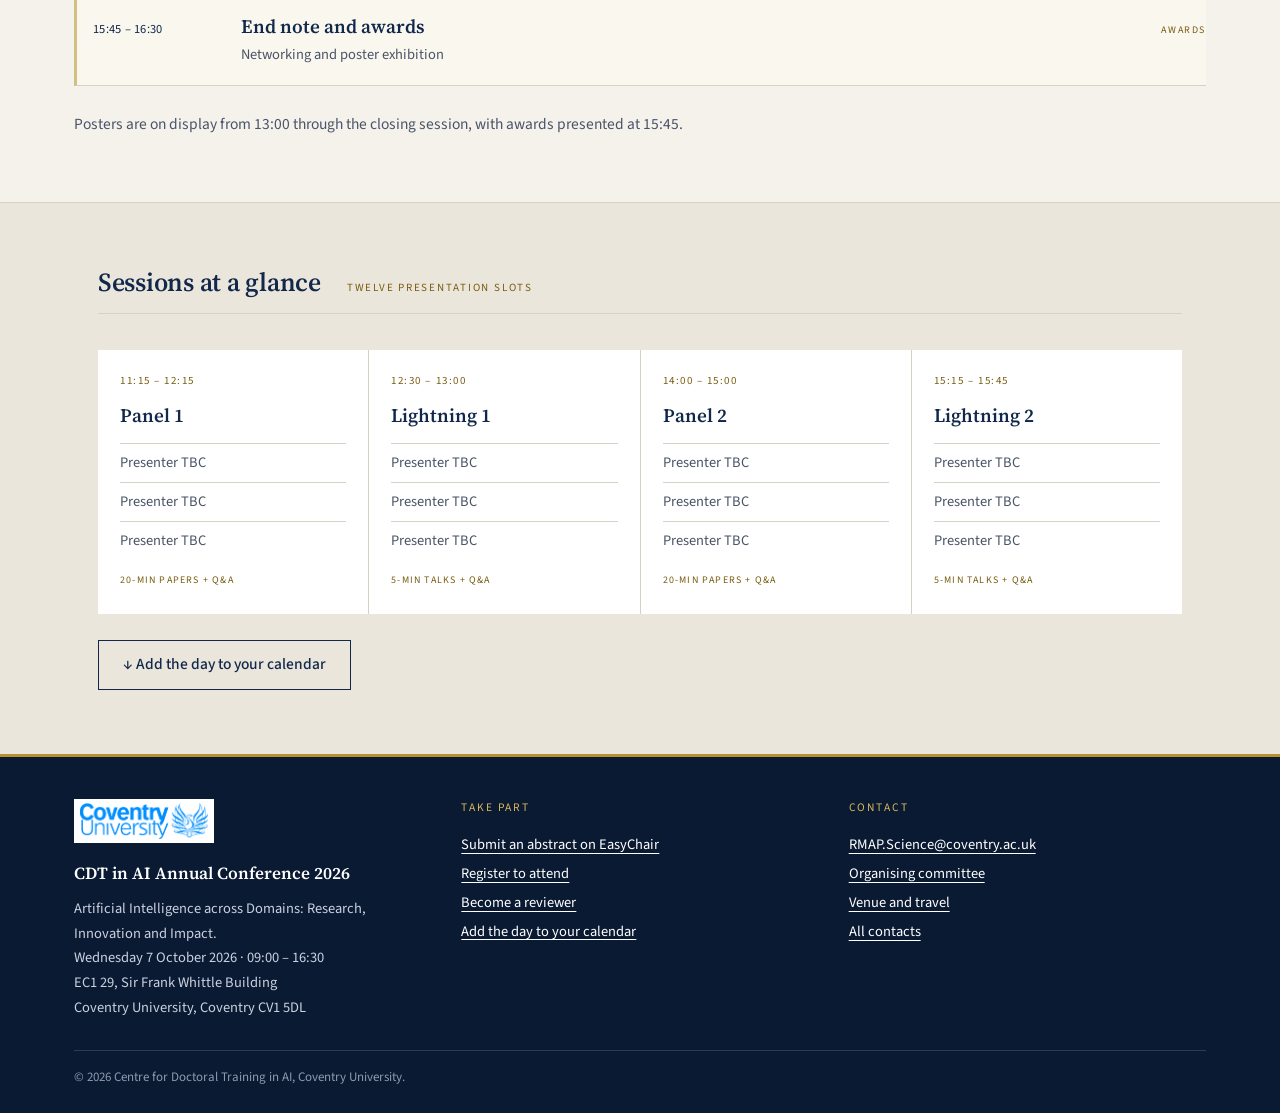
<file: programme.html>
<!DOCTYPE html>
<html lang="en-GB">
<head>
<meta charset="utf-8">
<meta name="viewport" content="width=device-width, initial-scale=1">
<title>Programme · CDT in AI Annual Conference 2026</title>
<meta name="description" content="Running order for the CDT in AI Annual Conference 2026: keynote, panels, lightning talks, poster exhibition and awards.">
<link rel="icon" href="assets/img/favicon.ico">
<link rel="preconnect" href="https://fonts.googleapis.com">
<link rel="preconnect" href="https://fonts.gstatic.com" crossorigin>
<link rel="stylesheet" href="https://fonts.googleapis.com/css2?family=Source+Sans+3:wght@400;500;600;700&family=Source+Serif+4:opsz,wght@8..60,400;8..60,600&display=swap">
<link rel="stylesheet" href="assets/css/site.css?v=957c36ee">
</head>
<body>
<a class="skip-link" href="#main">Skip to content</a>
<div class="top-strip"><div class="wrap"><span>Wednesday 7 October 2026 · 09:00 – 16:30 · EC1 29, Sir Frank Whittle Building</span></div></div>
<header class="site-header">
  <div class="wrap header-row">
    <a class="brand" href="index.html">
      <img src="assets/img/coventry-university-logo.jpg" alt="Coventry University">
      <span><span class="title">CDT in AI Annual Conference 2026</span><span class="sub">Artificial Intelligence across Domains</span></span>
    </a>
    <div class="header-actions">
      <p class="deadline-note">Abstracts close 18 September<br><span data-deadline-countdown>Friday 18 September 2026</span></p>
      <div class="header-cta">
        <a class="btn btn-gold" href="https://easychair.org/conferences/?conf=cdtinaiannualconfere0">Submit an abstract</a>
        <a class="btn btn-ghost" href="https://forms.cloud.microsoft/Pages/ResponsePage.aspx?id=mqsYS2U3vkqsfA4NOYr9Txeve1SJEVJCqEbhUMPBqIZUQTRKRkpRMDQ3NTI3MjNDT1paQ0gyVUE4WC4u">Register to attend</a>
      </div>
      <button class="nav-toggle" aria-expanded="false" aria-controls="site-nav">Menu</button>
    </div>
  </div>
  <nav class="site-nav" id="site-nav" aria-label="Main navigation"><div class="wrap"><ul><li><a href="index.html">Home</a></li><li><a href="call-for-papers.html">Call for Papers</a></li><li><a href="programme.html" aria-current="page">Programme</a></li><li><a href="speakers.html">Keynotes</a></li><li><a href="reviewers.html">Reviewers</a></li><li><a href="committee.html">Committee</a></li><li><a href="venue.html">Venue</a></li><li><a href="contact.html">Contact</a></li></ul></div></nav>
</header>
<main id="main">
<header class="wrap page-head"><p class="eyebrow">Programme</p><h1>Running order</h1><p class="lead">Wednesday 7 October 2026 · 09:00 – 16:30 · EC1 29, Sir Frank Whittle Building. Provisional until presenters are confirmed after 25 September.</p><p class="note">Session chairs keep time · load slides during the preceding break</p></header>
<section class="wrap section">
  <div class="view-toggle" role="group" aria-label="Programme view">
    <button type="button" data-view="timeline" aria-pressed="true">Timeline</button>
    <button type="button" data-view="table" aria-pressed="false">Table</button>
  </div>
  <div id="view-timeline">
    <ol class="timeline" id="timeline"></ol>
  </div>
  <div id="view-table" hidden>
    <div class="table-wrap">
      <table class="schedule"><thead><tr><th>Time</th><th>Session</th><th>Notes</th></tr></thead><tbody id="schedule-body"></tbody></table>
    </div>
  </div>
  <p class="after-note">Posters are on display from 13:00 through the closing session, with awards presented at 15:45.</p>
</section>

<section class="band section">
  <div class="wrap-inner">
    <div class="section-head" style="margin-bottom:clamp(24px,3vw,36px)"><h2>Sessions at a glance</h2><p class="kicker">Twelve presentation slots</p></div>
    <div class="cells narrow">
      <div class="slot"><p class="time">11:15 – 12:15</p><h3>Panel 1</h3><ol><li>Presenter TBC</li><li>Presenter TBC</li><li>Presenter TBC</li></ol><p class="kind">20-min papers + Q&amp;A</p></div>
      <div class="slot"><p class="time">12:30 – 13:00</p><h3>Lightning 1</h3><ol><li>Presenter TBC</li><li>Presenter TBC</li><li>Presenter TBC</li></ol><p class="kind">5-min talks + Q&amp;A</p></div>
      <div class="slot"><p class="time">14:00 – 15:00</p><h3>Panel 2</h3><ol><li>Presenter TBC</li><li>Presenter TBC</li><li>Presenter TBC</li></ol><p class="kind">20-min papers + Q&amp;A</p></div>
      <div class="slot"><p class="time">15:15 – 15:45</p><h3>Lightning 2</h3><ol><li>Presenter TBC</li><li>Presenter TBC</li><li>Presenter TBC</li></ol><p class="kind">5-min talks + Q&amp;A</p></div>
    </div>
    <p style="margin-top:26px"><button type="button" class="btn btn-outline" data-add-to-calendar>↓ Add the day to your calendar</button></p>
  </div>
</section>

</main>
<footer class="site-footer">
  <div class="cols">
    <div>
      <img src="assets/img/coventry-university-logo.jpg" alt="Coventry University">
      <p class="ft-title">CDT in AI Annual Conference 2026</p>
      <p class="body">Artificial Intelligence across Domains: Research, Innovation and Impact.<br>Wednesday 7 October 2026 · 09:00 – 16:30<br>EC1 29, Sir Frank Whittle Building<br>Coventry University, Coventry CV1 5DL</p>
    </div>
    <div>
      <p class="ft-label">Take part</p>
      <ul>
        <li><a href="https://easychair.org/conferences/?conf=cdtinaiannualconfere0">Submit an abstract on EasyChair</a></li>
        <li><a href="https://forms.cloud.microsoft/Pages/ResponsePage.aspx?id=mqsYS2U3vkqsfA4NOYr9Txeve1SJEVJCqEbhUMPBqIZUQTRKRkpRMDQ3NTI3MjNDT1paQ0gyVUE4WC4u">Register to attend</a></li>
        <li><a href="reviewers.html">Become a reviewer</a></li>
        <li><button type="button" class="btn-link" data-add-to-calendar>Add the day to your calendar</button></li>
      </ul>
    </div>
    <div>
      <p class="ft-label">Contact</p>
      <ul>
        <li><a href="mailto:RMAP.Science@coventry.ac.uk">RMAP.Science@coventry.ac.uk</a></li>
        <li><a href="committee.html">Organising committee</a></li>
        <li><a href="venue.html">Venue and travel</a></li>
        <li><a href="contact.html">All contacts</a></li>
      </ul>
    </div>
  </div>
  <p class="copyright">© 2026 Centre for Doctoral Training in AI, Coventry University.</p>
</footer>
<script src="assets/js/site.js?v=c5a73fc5"></script>
</body>
</html>
</file>
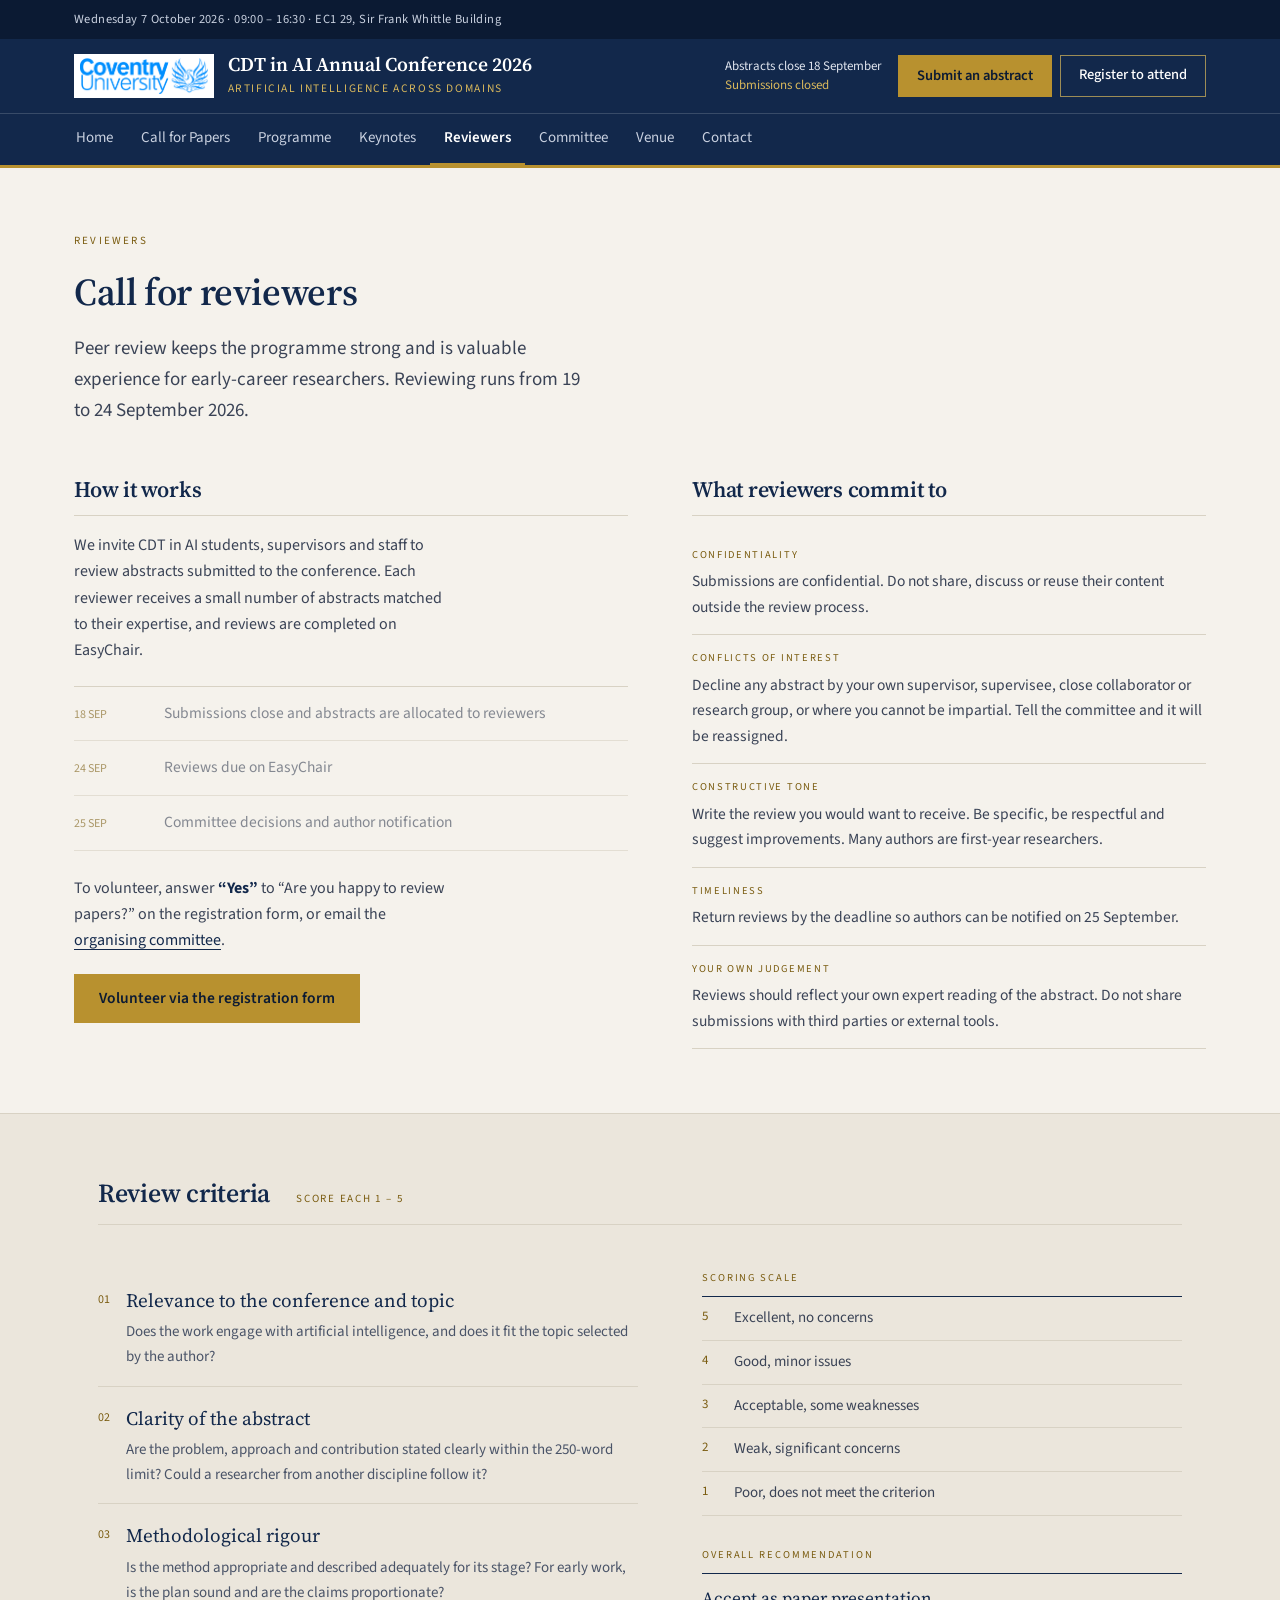
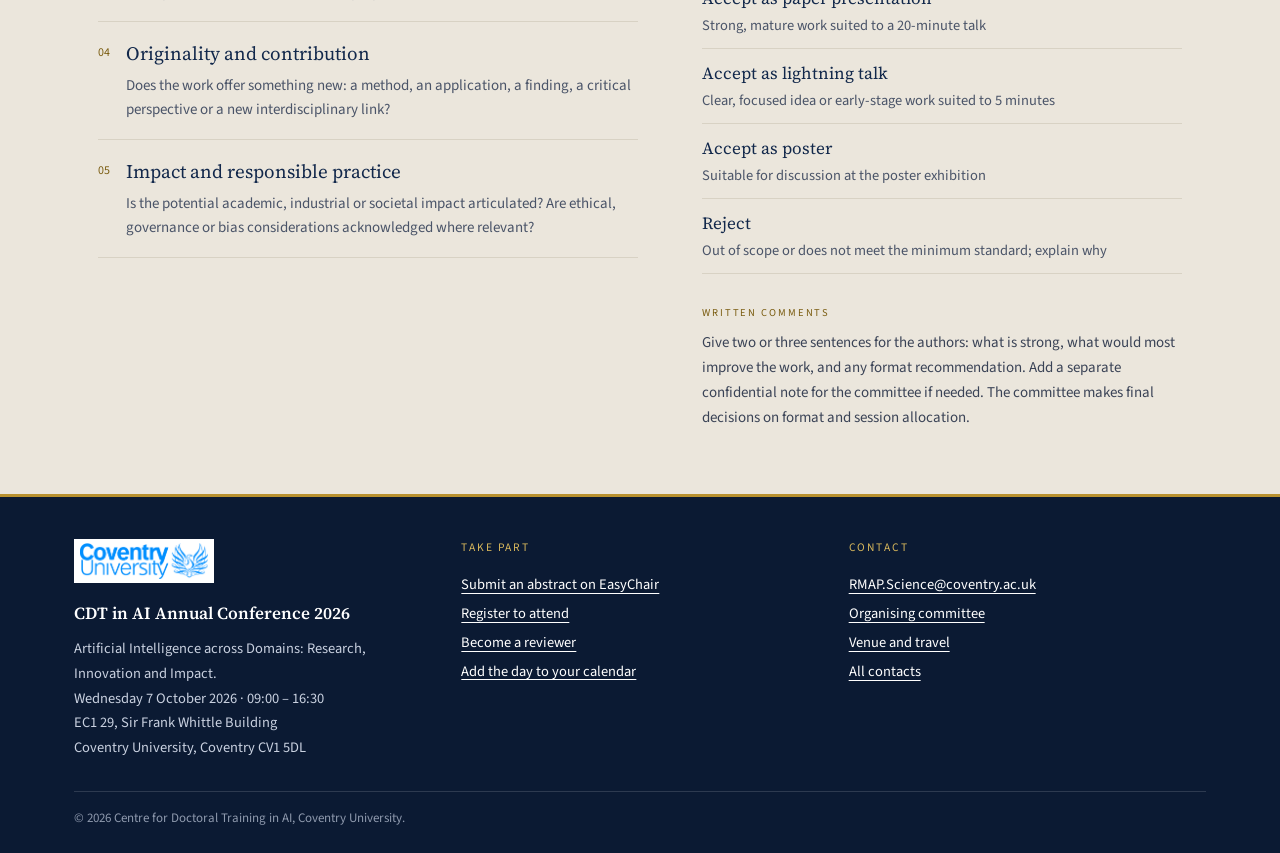
<file: reviewers.html>
<!DOCTYPE html>
<html lang="en-GB">
<head>
<meta charset="utf-8">
<meta name="viewport" content="width=device-width, initial-scale=1">
<title>Reviewers · CDT in AI Annual Conference 2026</title>
<meta name="description" content="Call for reviewers and review guidelines for the CDT in AI Annual Conference 2026.">
<link rel="icon" href="assets/img/favicon.ico">
<link rel="preconnect" href="https://fonts.googleapis.com">
<link rel="preconnect" href="https://fonts.gstatic.com" crossorigin>
<link rel="stylesheet" href="https://fonts.googleapis.com/css2?family=Source+Sans+3:wght@400;500;600;700&family=Source+Serif+4:opsz,wght@8..60,400;8..60,600&display=swap">
<link rel="stylesheet" href="assets/css/site.css?v=957c36ee">
</head>
<body>
<a class="skip-link" href="#main">Skip to content</a>
<div class="top-strip"><div class="wrap"><span>Wednesday 7 October 2026 · 09:00 – 16:30 · EC1 29, Sir Frank Whittle Building</span></div></div>
<header class="site-header">
  <div class="wrap header-row">
    <a class="brand" href="index.html">
      <img src="assets/img/coventry-university-logo.jpg" alt="Coventry University">
      <span><span class="title">CDT in AI Annual Conference 2026</span><span class="sub">Artificial Intelligence across Domains</span></span>
    </a>
    <div class="header-actions">
      <p class="deadline-note">Abstracts close 18 September<br><span data-deadline-countdown>Friday 18 September 2026</span></p>
      <div class="header-cta">
        <a class="btn btn-gold" href="https://easychair.org/conferences/?conf=cdtinaiannualconfere0">Submit an abstract</a>
        <a class="btn btn-ghost" href="https://forms.cloud.microsoft/Pages/ResponsePage.aspx?id=mqsYS2U3vkqsfA4NOYr9Txeve1SJEVJCqEbhUMPBqIZUQTRKRkpRMDQ3NTI3MjNDT1paQ0gyVUE4WC4u">Register to attend</a>
      </div>
      <button class="nav-toggle" aria-expanded="false" aria-controls="site-nav">Menu</button>
    </div>
  </div>
  <nav class="site-nav" id="site-nav" aria-label="Main navigation"><div class="wrap"><ul><li><a href="index.html">Home</a></li><li><a href="call-for-papers.html">Call for Papers</a></li><li><a href="programme.html">Programme</a></li><li><a href="speakers.html">Keynotes</a></li><li><a href="reviewers.html" aria-current="page">Reviewers</a></li><li><a href="committee.html">Committee</a></li><li><a href="venue.html">Venue</a></li><li><a href="contact.html">Contact</a></li></ul></div></nav>
</header>
<main id="main">
<header class="wrap page-head"><p class="eyebrow">Reviewers</p><h1>Call for reviewers</h1><p class="lead">Peer review keeps the programme strong and is valuable experience for early-career researchers. Reviewing runs from 19 to 24 September 2026.</p></header>
<section class="wrap section two-col">
  <div>
    <h2 class="h2-small">How it works</h2>
    <p class="body-2" style="margin-bottom:22px;max-width:48ch">We invite CDT in AI students, supervisors and staff to review abstracts submitted to the conference. Each reviewer receives a small number of abstracts matched to their expertise, and reviews are completed on EasyChair.</p>
    <ol class="mini-dates">
      <li data-date="2026-09-18T23:59:00"><span class="stamp mono-date">18 SEP</span><span>Submissions close and abstracts are allocated to reviewers</span></li>
      <li data-date="2026-09-24T23:59:00"><span class="stamp mono-date">24 SEP</span><span>Reviews due on EasyChair</span></li>
      <li data-date="2026-09-25T23:59:00"><span class="stamp mono-date">25 SEP</span><span>Committee decisions and author notification</span></li>
    </ol>
    <p class="body-2" style="margin-bottom:20px;max-width:48ch">To volunteer, answer <strong>“Yes”</strong> to “Are you happy to review papers?” on the registration form, or email the <a href="committee.html">organising committee</a>.</p>
    <a class="btn btn-gold" href="https://forms.cloud.microsoft/Pages/ResponsePage.aspx?id=mqsYS2U3vkqsfA4NOYr9Txeve1SJEVJCqEbhUMPBqIZUQTRKRkpRMDQ3NTI3MjNDT1paQ0gyVUE4WC4u">Volunteer via the registration form</a>
  </div>
  <div class="narrow">
    <h2 class="h2-small">What reviewers commit to</h2>
    <dl class="def"><div><dt>Confidentiality</dt><dd>Submissions are confidential. Do not share, discuss or reuse their content outside the review process.</dd></div><div><dt>Conflicts of interest</dt><dd>Decline any abstract by your own supervisor, supervisee, close collaborator or research group, or where you cannot be impartial. Tell the committee and it will be reassigned.</dd></div><div><dt>Constructive tone</dt><dd>Write the review you would want to receive. Be specific, be respectful and suggest improvements. Many authors are first-year researchers.</dd></div><div><dt>Timeliness</dt><dd>Return reviews by the deadline so authors can be notified on 25 September.</dd></div><div><dt>Your own judgement</dt><dd>Reviews should reflect your own expert reading of the abstract. Do not share submissions with third parties or external tools.</dd></div></dl>
  </div>
</section>

<section class="band section">
  <div class="wrap-inner">
    <div class="section-head"><h2>Review criteria</h2><p class="kicker">Score each 1 – 5</p></div>
    <div class="two-col">
      <ol class="criteria"><li><span class="num">01</span><div><p class="t">Relevance to the conference and topic</p><p class="d">Does the work engage with artificial intelligence, and does it fit the topic selected by the author?</p></div></li><li><span class="num">02</span><div><p class="t">Clarity of the abstract</p><p class="d">Are the problem, approach and contribution stated clearly within the 250-word limit? Could a researcher from another discipline follow it?</p></div></li><li><span class="num">03</span><div><p class="t">Methodological rigour</p><p class="d">Is the method appropriate and described adequately for its stage? For early work, is the plan sound and are the claims proportionate?</p></div></li><li><span class="num">04</span><div><p class="t">Originality and contribution</p><p class="d">Does the work offer something new: a method, an application, a finding, a critical perspective or a new interdisciplinary link?</p></div></li><li><span class="num">05</span><div><p class="t">Impact and responsible practice</p><p class="d">Is the potential academic, industrial or societal impact articulated? Are ethical, governance or bias considerations acknowledged where relevant?</p></div></li></ol>
      <div class="narrow">
        <p class="eyebrow sm">Scoring scale</p>
        <dl class="def ruled scale" style="margin-bottom:30px"><div><dt>5</dt><dd>Excellent, no concerns</dd></div><div><dt>4</dt><dd>Good, minor issues</dd></div><div><dt>3</dt><dd>Acceptable, some weaknesses</dd></div><div><dt>2</dt><dd>Weak, significant concerns</dd></div><div><dt>1</dt><dd>Poor, does not meet the criterion</dd></div></dl>
        <p class="eyebrow sm">Overall recommendation</p>
        <dl class="def ruled recs" style="margin-bottom:30px"><div><dt>Accept as paper presentation</dt><dd>Strong, mature work suited to a 20-minute talk</dd></div><div><dt>Accept as lightning talk</dt><dd>Clear, focused idea or early-stage work suited to 5 minutes</dd></div><div><dt>Accept as poster</dt><dd>Suitable for discussion at the poster exhibition</dd></div><div><dt>Reject</dt><dd>Out of scope or does not meet the minimum standard; explain why</dd></div></dl>
        <p class="eyebrow sm">Written comments</p>
        <p class="body-2" style="font-size:15px">Give two or three sentences for the authors: what is strong, what would most improve the work, and any format recommendation. Add a separate confidential note for the committee if needed. The committee makes final decisions on format and session allocation.</p>
      </div>
    </div>
  </div>
</section>

</main>
<footer class="site-footer">
  <div class="cols">
    <div>
      <img src="assets/img/coventry-university-logo.jpg" alt="Coventry University">
      <p class="ft-title">CDT in AI Annual Conference 2026</p>
      <p class="body">Artificial Intelligence across Domains: Research, Innovation and Impact.<br>Wednesday 7 October 2026 · 09:00 – 16:30<br>EC1 29, Sir Frank Whittle Building<br>Coventry University, Coventry CV1 5DL</p>
    </div>
    <div>
      <p class="ft-label">Take part</p>
      <ul>
        <li><a href="https://easychair.org/conferences/?conf=cdtinaiannualconfere0">Submit an abstract on EasyChair</a></li>
        <li><a href="https://forms.cloud.microsoft/Pages/ResponsePage.aspx?id=mqsYS2U3vkqsfA4NOYr9Txeve1SJEVJCqEbhUMPBqIZUQTRKRkpRMDQ3NTI3MjNDT1paQ0gyVUE4WC4u">Register to attend</a></li>
        <li><a href="reviewers.html">Become a reviewer</a></li>
        <li><button type="button" class="btn-link" data-add-to-calendar>Add the day to your calendar</button></li>
      </ul>
    </div>
    <div>
      <p class="ft-label">Contact</p>
      <ul>
        <li><a href="mailto:RMAP.Science@coventry.ac.uk">RMAP.Science@coventry.ac.uk</a></li>
        <li><a href="committee.html">Organising committee</a></li>
        <li><a href="venue.html">Venue and travel</a></li>
        <li><a href="contact.html">All contacts</a></li>
      </ul>
    </div>
  </div>
  <p class="copyright">© 2026 Centre for Doctoral Training in AI, Coventry University.</p>
</footer>
<script src="assets/js/site.js?v=c5a73fc5"></script>
</body>
</html>
</file>
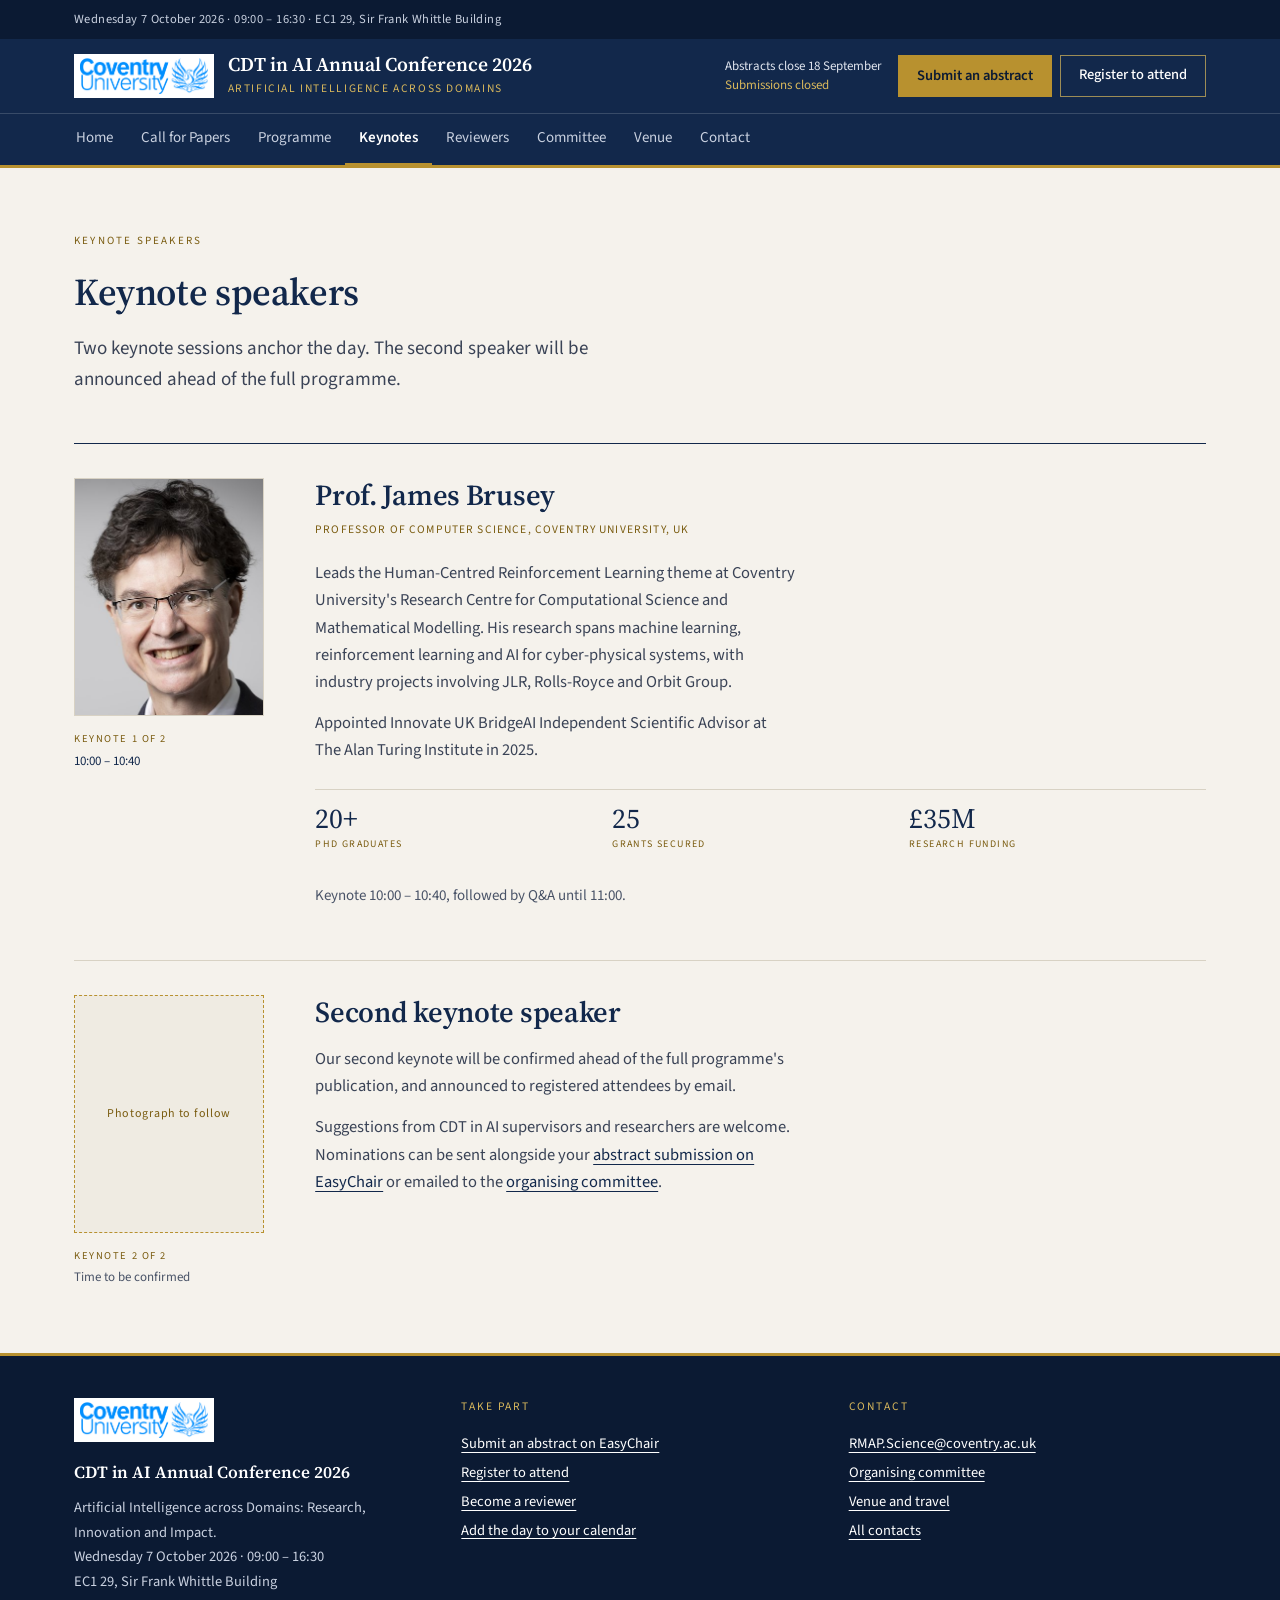
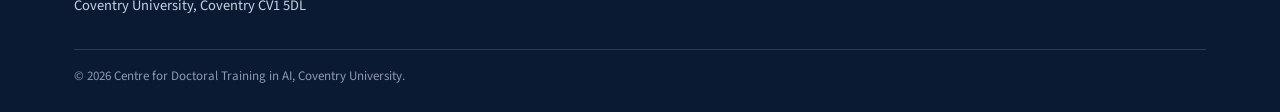
<file: speakers.html>
<!DOCTYPE html>
<html lang="en-GB">
<head>
<meta charset="utf-8">
<meta name="viewport" content="width=device-width, initial-scale=1">
<title>Keynote speakers · CDT in AI Annual Conference 2026</title>
<meta name="description" content="Keynote speakers at the CDT in AI Annual Conference 2026, including Prof. James Brusey of Coventry University.">
<link rel="icon" href="assets/img/favicon.ico">
<link rel="preconnect" href="https://fonts.googleapis.com">
<link rel="preconnect" href="https://fonts.gstatic.com" crossorigin>
<link rel="stylesheet" href="https://fonts.googleapis.com/css2?family=Source+Sans+3:wght@400;500;600;700&family=Source+Serif+4:opsz,wght@8..60,400;8..60,600&display=swap">
<link rel="stylesheet" href="assets/css/site.css?v=957c36ee">
</head>
<body>
<a class="skip-link" href="#main">Skip to content</a>
<div class="top-strip"><div class="wrap"><span>Wednesday 7 October 2026 · 09:00 – 16:30 · EC1 29, Sir Frank Whittle Building</span></div></div>
<header class="site-header">
  <div class="wrap header-row">
    <a class="brand" href="index.html">
      <img src="assets/img/coventry-university-logo.jpg" alt="Coventry University">
      <span><span class="title">CDT in AI Annual Conference 2026</span><span class="sub">Artificial Intelligence across Domains</span></span>
    </a>
    <div class="header-actions">
      <p class="deadline-note">Abstracts close 18 September<br><span data-deadline-countdown>Friday 18 September 2026</span></p>
      <div class="header-cta">
        <a class="btn btn-gold" href="https://easychair.org/conferences/?conf=cdtinaiannualconfere0">Submit an abstract</a>
        <a class="btn btn-ghost" href="https://forms.cloud.microsoft/Pages/ResponsePage.aspx?id=mqsYS2U3vkqsfA4NOYr9Txeve1SJEVJCqEbhUMPBqIZUQTRKRkpRMDQ3NTI3MjNDT1paQ0gyVUE4WC4u">Register to attend</a>
      </div>
      <button class="nav-toggle" aria-expanded="false" aria-controls="site-nav">Menu</button>
    </div>
  </div>
  <nav class="site-nav" id="site-nav" aria-label="Main navigation"><div class="wrap"><ul><li><a href="index.html">Home</a></li><li><a href="call-for-papers.html">Call for Papers</a></li><li><a href="programme.html">Programme</a></li><li><a href="speakers.html" aria-current="page">Keynotes</a></li><li><a href="reviewers.html">Reviewers</a></li><li><a href="committee.html">Committee</a></li><li><a href="venue.html">Venue</a></li><li><a href="contact.html">Contact</a></li></ul></div></nav>
</header>
<main id="main">
<header class="wrap page-head"><p class="eyebrow">Keynote Speakers</p><h1>Keynote speakers</h1><p class="lead">Two keynote sessions anchor the day. The second speaker will be announced ahead of the full programme.</p></header>
<section class="wrap section">
  <article class="speaker first">
    <div class="portrait-col">
      <div class="portrait" id="portrait-brusey"><img src="assets/img/brusey.jpg" width="190" height="238" alt="Prof. James Brusey"></div>
      <p class="slot-label">Keynote 1 of 2</p><p class="slot-time">10:00 – 10:40</p>
    </div>
    <div class="text">
      <h2>Prof. James Brusey</h2>
      <p class="role">Professor of Computer Science, Coventry University, UK</p>
      <p class="bio">Leads the Human-Centred Reinforcement Learning theme at Coventry University's Research Centre for Computational Science and Mathematical Modelling. His research spans machine learning, reinforcement learning and AI for cyber-physical systems, with industry projects involving JLR, Rolls-Royce and Orbit Group.</p>
      <p class="bio" style="margin-bottom:24px">Appointed Innovate UK BridgeAI Independent Scientific Advisor at The Alan Turing Institute in 2025.</p>
      <div class="stats on-paper"><div><p class="n">20+</p><p class="l">PhD graduates</p></div><div><p class="n">25</p><p class="l">Grants secured</p></div><div><p class="n">£35M</p><p class="l">Research funding</p></div></div>
      <p class="muted" style="font-size:15px;margin-top:18px">Keynote 10:00 – 10:40, followed by Q&amp;A until 11:00.</p>
    </div>
  </article>
  <article class="speaker">
    <div class="portrait-col">
      <div class="portrait" id="portrait-keynote-2">Photograph to follow</div>
      <p class="slot-label">Keynote 2 of 2</p><p class="slot-time tbc">Time to be confirmed</p>
    </div>
    <div class="text">
      <h2 style="margin-bottom:16px">Second keynote speaker</h2>
      <p class="bio">Our second keynote will be confirmed ahead of the full programme's publication, and announced to registered attendees by email.</p>
      <p class="bio" style="margin-bottom:0">Suggestions from CDT in AI supervisors and researchers are welcome. Nominations can be sent alongside your <a href="https://easychair.org/conferences/?conf=cdtinaiannualconfere0">abstract submission on EasyChair</a> or emailed to the <a href="committee.html">organising committee</a>.</p>
    </div>
  </article>
</section>

</main>
<footer class="site-footer">
  <div class="cols">
    <div>
      <img src="assets/img/coventry-university-logo.jpg" alt="Coventry University">
      <p class="ft-title">CDT in AI Annual Conference 2026</p>
      <p class="body">Artificial Intelligence across Domains: Research, Innovation and Impact.<br>Wednesday 7 October 2026 · 09:00 – 16:30<br>EC1 29, Sir Frank Whittle Building<br>Coventry University, Coventry CV1 5DL</p>
    </div>
    <div>
      <p class="ft-label">Take part</p>
      <ul>
        <li><a href="https://easychair.org/conferences/?conf=cdtinaiannualconfere0">Submit an abstract on EasyChair</a></li>
        <li><a href="https://forms.cloud.microsoft/Pages/ResponsePage.aspx?id=mqsYS2U3vkqsfA4NOYr9Txeve1SJEVJCqEbhUMPBqIZUQTRKRkpRMDQ3NTI3MjNDT1paQ0gyVUE4WC4u">Register to attend</a></li>
        <li><a href="reviewers.html">Become a reviewer</a></li>
        <li><button type="button" class="btn-link" data-add-to-calendar>Add the day to your calendar</button></li>
      </ul>
    </div>
    <div>
      <p class="ft-label">Contact</p>
      <ul>
        <li><a href="mailto:RMAP.Science@coventry.ac.uk">RMAP.Science@coventry.ac.uk</a></li>
        <li><a href="committee.html">Organising committee</a></li>
        <li><a href="venue.html">Venue and travel</a></li>
        <li><a href="contact.html">All contacts</a></li>
      </ul>
    </div>
  </div>
  <p class="copyright">© 2026 Centre for Doctoral Training in AI, Coventry University.</p>
</footer>
<script src="assets/js/site.js?v=c5a73fc5"></script>
</body>
</html>
</file>
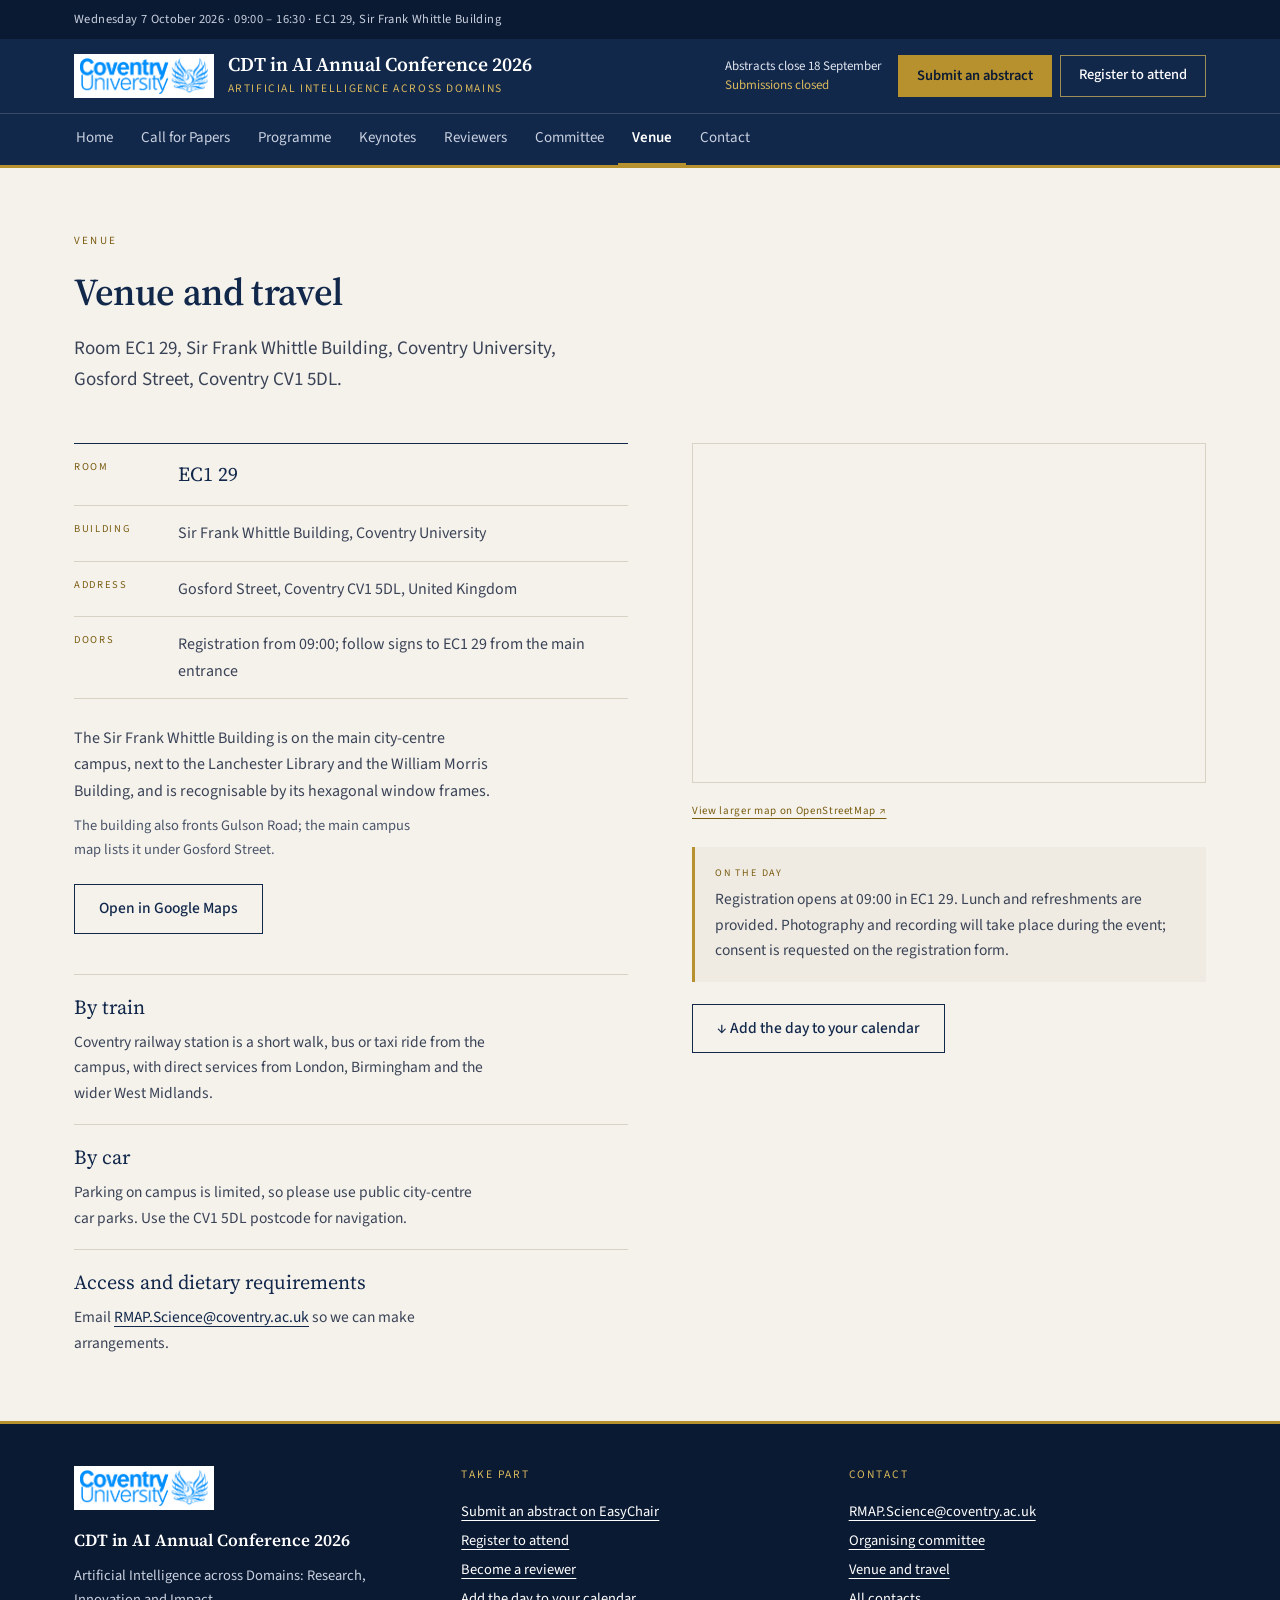
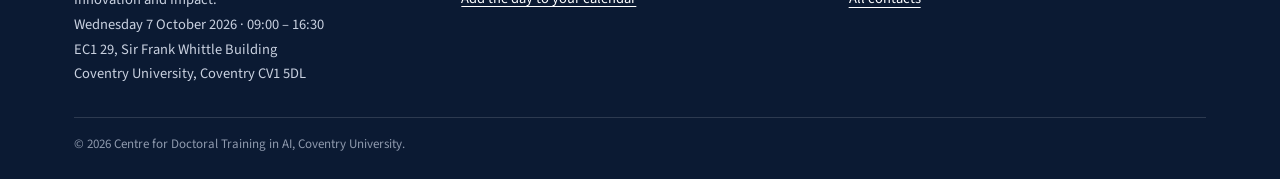
<file: venue.html>
<!DOCTYPE html>
<html lang="en-GB">
<head>
<meta charset="utf-8">
<meta name="viewport" content="width=device-width, initial-scale=1">
<title>Venue · CDT in AI Annual Conference 2026</title>
<meta name="description" content="Venue and travel information for the CDT in AI Annual Conference 2026: EC1 29, Sir Frank Whittle Building, Coventry University, CV1 5DL.">
<link rel="icon" href="assets/img/favicon.ico">
<link rel="preconnect" href="https://fonts.googleapis.com">
<link rel="preconnect" href="https://fonts.gstatic.com" crossorigin>
<link rel="stylesheet" href="https://fonts.googleapis.com/css2?family=Source+Sans+3:wght@400;500;600;700&family=Source+Serif+4:opsz,wght@8..60,400;8..60,600&display=swap">
<link rel="stylesheet" href="assets/css/site.css?v=957c36ee">
</head>
<body>
<a class="skip-link" href="#main">Skip to content</a>
<div class="top-strip"><div class="wrap"><span>Wednesday 7 October 2026 · 09:00 – 16:30 · EC1 29, Sir Frank Whittle Building</span></div></div>
<header class="site-header">
  <div class="wrap header-row">
    <a class="brand" href="index.html">
      <img src="assets/img/coventry-university-logo.jpg" alt="Coventry University">
      <span><span class="title">CDT in AI Annual Conference 2026</span><span class="sub">Artificial Intelligence across Domains</span></span>
    </a>
    <div class="header-actions">
      <p class="deadline-note">Abstracts close 18 September<br><span data-deadline-countdown>Friday 18 September 2026</span></p>
      <div class="header-cta">
        <a class="btn btn-gold" href="https://easychair.org/conferences/?conf=cdtinaiannualconfere0">Submit an abstract</a>
        <a class="btn btn-ghost" href="https://forms.cloud.microsoft/Pages/ResponsePage.aspx?id=mqsYS2U3vkqsfA4NOYr9Txeve1SJEVJCqEbhUMPBqIZUQTRKRkpRMDQ3NTI3MjNDT1paQ0gyVUE4WC4u">Register to attend</a>
      </div>
      <button class="nav-toggle" aria-expanded="false" aria-controls="site-nav">Menu</button>
    </div>
  </div>
  <nav class="site-nav" id="site-nav" aria-label="Main navigation"><div class="wrap"><ul><li><a href="index.html">Home</a></li><li><a href="call-for-papers.html">Call for Papers</a></li><li><a href="programme.html">Programme</a></li><li><a href="speakers.html">Keynotes</a></li><li><a href="reviewers.html">Reviewers</a></li><li><a href="committee.html">Committee</a></li><li><a href="venue.html" aria-current="page">Venue</a></li><li><a href="contact.html">Contact</a></li></ul></div></nav>
</header>
<main id="main">
<header class="wrap page-head"><p class="eyebrow">Venue</p><h1>Venue and travel</h1><p class="lead">Room EC1 29, Sir Frank Whittle Building, Coventry University, Gosford Street, Coventry CV1 5DL.</p></header>
<section class="wrap section two-col">
  <div>
    <dl class="def ruled inline" style="margin-bottom:26px">
      <div><dt>Room</dt><dd class="big">EC1 29</dd></div>
      <div><dt>Building</dt><dd>Sir Frank Whittle Building, Coventry University</dd></div>
      <div><dt>Address</dt><dd>Gosford Street, Coventry CV1 5DL, United Kingdom</dd></div>
      <div><dt>Doors</dt><dd>Registration from 09:00; follow signs to EC1 29 from the main entrance</dd></div>
    </dl>
    <p class="body-2" style="margin-bottom:10px;max-width:52ch">The Sir Frank Whittle Building is on the main city-centre campus, next to the Lanchester Library and the William Morris Building, and is recognisable by its hexagonal window frames.</p>
    <p class="muted" style="font-size:14.5px;margin-bottom:22px;max-width:52ch">The building also fronts Gulson Road; the main campus map lists it under Gosford Street.</p>
    <a class="btn btn-outline" href="https://www.google.com/maps/search/?api=1&amp;query=Sir+Frank+Whittle+Building+Coventry+University+CV1+5DL">Open in Google Maps</a>
    <div style="margin-top:clamp(28px,4vw,40px)">
      <h3 class="venue-h3">By train</h3>
      <p class="venue-p">Coventry railway station is a short walk, bus or taxi ride from the campus, with direct services from London, Birmingham and the wider West Midlands.</p>
      <h3 class="venue-h3">By car</h3>
      <p class="venue-p">Parking on campus is limited, so please use public city-centre car parks. Use the CV1 5DL postcode for navigation.</p>
      <h3 class="venue-h3">Access and dietary requirements</h3>
      <p class="venue-p" style="margin-bottom:0">Email <a href="mailto:RMAP.Science@coventry.ac.uk">RMAP.Science@coventry.ac.uk</a> so we can make arrangements.</p>
    </div>
  </div>
  <div class="narrow">
    <iframe class="map" title="Map showing the Sir Frank Whittle Building, Coventry University" loading="lazy" referrerpolicy="no-referrer-when-downgrade" src="https://www.openstreetmap.org/export/embed.html?bbox=-1.5040%2C52.4030%2C-1.4950%2C52.4080&amp;layer=mapnik&amp;marker=52.4053%2C-1.4996"></iframe>
    <p class="map-link"><a href="https://www.openstreetmap.org/?mlat=52.4053&amp;mlon=-1.4996#map=17/52.4053/-1.4996">View larger map on OpenStreetMap ↗</a></p>
    <div class="callout"><p class="eyebrow">On the day</p><p>Registration opens at 09:00 in EC1 29. Lunch and refreshments are provided. Photography and recording will take place during the event; consent is requested on the registration form.</p></div>
    <p style="margin-top:22px"><button type="button" class="btn btn-outline" data-add-to-calendar>↓ Add the day to your calendar</button></p>
  </div>
</section>

</main>
<footer class="site-footer">
  <div class="cols">
    <div>
      <img src="assets/img/coventry-university-logo.jpg" alt="Coventry University">
      <p class="ft-title">CDT in AI Annual Conference 2026</p>
      <p class="body">Artificial Intelligence across Domains: Research, Innovation and Impact.<br>Wednesday 7 October 2026 · 09:00 – 16:30<br>EC1 29, Sir Frank Whittle Building<br>Coventry University, Coventry CV1 5DL</p>
    </div>
    <div>
      <p class="ft-label">Take part</p>
      <ul>
        <li><a href="https://easychair.org/conferences/?conf=cdtinaiannualconfere0">Submit an abstract on EasyChair</a></li>
        <li><a href="https://forms.cloud.microsoft/Pages/ResponsePage.aspx?id=mqsYS2U3vkqsfA4NOYr9Txeve1SJEVJCqEbhUMPBqIZUQTRKRkpRMDQ3NTI3MjNDT1paQ0gyVUE4WC4u">Register to attend</a></li>
        <li><a href="reviewers.html">Become a reviewer</a></li>
        <li><button type="button" class="btn-link" data-add-to-calendar>Add the day to your calendar</button></li>
      </ul>
    </div>
    <div>
      <p class="ft-label">Contact</p>
      <ul>
        <li><a href="mailto:RMAP.Science@coventry.ac.uk">RMAP.Science@coventry.ac.uk</a></li>
        <li><a href="committee.html">Organising committee</a></li>
        <li><a href="venue.html">Venue and travel</a></li>
        <li><a href="contact.html">All contacts</a></li>
      </ul>
    </div>
  </div>
  <p class="copyright">© 2026 Centre for Doctoral Training in AI, Coventry University.</p>
</footer>
<script src="assets/js/site.js?v=c5a73fc5"></script>
</body>
</html>
</file>
<file: assets/css/site.css>
/* CDT in AI Annual Conference 2026 — implemented from the Claude Design file
   "CDT in AI Conference 2026.dc.html". Navy / gold / warm off-white, hairline structure,
   Source Serif 4 + Source Sans 3. */
:root {
  --navy: #12284b; --navy-deep: #0b1a33; --navy-soft: #1f3a66;
  --gold: #b8912f; --gold-light: #d9b85c; --gold-text: #7a5c10;
  --paper: #f5f2ec; --paper-2: #ebe6dc; --paper-3: #efebe2; --tint: #faf7ef; --tint-live: #fbf6e8;
  --ink: #1b2233; --ink-2: #3a4356; --ink-soft: #4a5468; --line: #d8d2c4;
  --white: #ffffff; --mark-bg: #f0f5f9;
  --serif: "Source Serif 4", Georgia, "Times New Roman", serif;
  --sans: "Source Sans 3", system-ui, "Segoe UI", Arial, sans-serif;
  --max: 1180px; --max-inner: 1132px;
}
*, *::before, *::after { box-sizing: border-box; }
[hidden] { display: none !important; }
html { scroll-behavior: smooth; }
body { margin: 0; background: var(--paper); color: var(--ink); font-family: var(--sans); font-size: 17px; line-height: 1.65; -webkit-font-smoothing: antialiased; display: flex; flex-direction: column; min-height: 100vh; }
img { max-width: 100%; height: auto; display: block; }
a { color: var(--navy); text-underline-offset: 4px; text-decoration-thickness: 1px; }
a:hover { color: var(--gold-text); }
h1, h2, h3 { font-family: var(--serif); font-weight: 600; color: var(--navy); margin: 0; }
p { margin: 0; }
main { flex: 1 1 auto; min-width: 0; }
.wrap { max-width: var(--max); margin-left: auto; margin-right: auto; padding-left: 24px; padding-right: 24px; }
.wrap-inner { max-width: var(--max-inner); margin-left: auto; margin-right: auto; padding-left: 24px; padding-right: 24px; }
.skip-link { position: absolute; left: -999px; top: 8px; background: var(--gold); color: var(--navy-deep); padding: 8px 14px; z-index: 100; }
.skip-link:focus { left: 8px; }

/* Type helpers */
.eyebrow { font-family: var(--sans); font-size: 11px; letter-spacing: .2em; text-transform: uppercase; color: var(--gold-text); margin: 0 0 16px; }
.page-head .eyebrow { margin-bottom: 20px; }
.eyebrow.sm { font-size: 10.5px; letter-spacing: .18em; margin: 0 0 10px; }
.kicker { font-family: var(--sans); font-size: 11px; letter-spacing: .16em; text-transform: uppercase; color: var(--gold-text); margin: 0; }
.band-navy .eyebrow, .band-navy .kicker { color: var(--gold-light); }
strong { color: var(--navy); }
.num { font-family: var(--sans); font-size: 12px; color: var(--gold-text); flex-shrink: 0; }
.mono-date { font-family: var(--sans); font-size: 12.5px; color: var(--gold-text); }
.muted { color: var(--ink-soft); }
.body-2 { color: var(--ink-2); font-size: 16px; }
.body-2.lg { font-size: 16.5px; }
.small-link { font-family: var(--sans); font-size: 12.5px; }

/* Buttons */
.btn { display: inline-block; padding: 13px 24px; text-decoration: none; font-weight: 600; font-size: 15.5px; font-family: var(--sans); cursor: pointer; line-height: 1.4; border: 1px solid transparent; background: none; transition: background .15s, color .15s; }
.btn-navy { background: var(--navy); color: var(--white); border-color: var(--navy); }
.btn-navy:hover { background: var(--navy-soft); color: var(--white); }
.btn-gold { background: var(--gold); color: var(--navy-deep); border-color: var(--gold); }
.btn-gold:hover { background: var(--gold-light); color: var(--navy-deep); }
.btn-outline { border-color: var(--navy); color: var(--navy); font-weight: 500; }
.btn-outline:hover { background: var(--paper-2); color: var(--navy); }
.band .btn-outline:hover { background: var(--paper); }
.btn-ghost { border-color: rgba(217,184,92,.7); color: var(--white); font-weight: 500; padding: 9px 18px; font-size: 14.5px; }
.btn-ghost:hover { background: rgba(255,255,255,.08); color: var(--white); }
.btn-row { display: flex; flex-wrap: wrap; gap: 10px; }
.btn-link { background: none; border: 0; padding: 0; color: var(--white); font-family: var(--sans); font-size: 14.5px; cursor: pointer; text-decoration: underline; text-underline-offset: 3px; }

/* Top strip + header */
.top-strip { background: var(--navy-deep); color: #c9d1e0; font-size: 12.5px; letter-spacing: .03em; }
.top-strip .wrap { padding-top: 9px; padding-bottom: 9px; display: flex; flex-wrap: wrap; gap: 6px 28px; justify-content: space-between; }
.site-header { background: var(--navy); color: var(--white); border-bottom: 3px solid var(--gold); z-index: 50; }
.header-row { padding-top: 14px; padding-bottom: 14px; display: flex; flex-wrap: wrap; gap: 16px 32px; align-items: center; justify-content: space-between; }
.brand { display: flex; align-items: center; gap: 14px; color: var(--white); text-decoration: none; }
.brand:hover { color: var(--white); }
.brand img { height: 44px; width: auto; max-width: 170px; background: var(--white); padding: 4px 6px; object-fit: contain; flex-shrink: 0; }
.brand .title { display: block; font-family: var(--serif); font-weight: 600; font-size: 19.5px; line-height: 1.25; }
.brand .sub { display: block; font-size: 11.5px; letter-spacing: .14em; text-transform: uppercase; color: var(--gold-light); margin-top: 3px; }
.header-actions { display: flex; flex-wrap: wrap; align-items: center; gap: 10px 16px; }
.deadline-note { margin: 0; font-size: 13px; line-height: 1.45; color: #dfe4ee; }
.deadline-note span { color: var(--gold-light); font-variant-numeric: tabular-nums; }
.header-cta { display: flex; flex-wrap: wrap; gap: 8px; }
.header-cta .btn-gold { padding: 10px 18px; font-size: 14.5px; }
.nav-toggle { display: none; background: none; border: 1px solid rgba(217,184,92,.7); color: var(--white); padding: 9px 16px; font-family: var(--sans); font-size: 14.5px; cursor: pointer; }
.site-nav { border-top: 1px solid rgba(255,255,255,.16); }
.site-nav .wrap { padding-left: 12px; padding-right: 12px; }
.site-nav ul { list-style: none; margin: 0; padding: 0; display: flex; flex-wrap: wrap; }
.site-nav a { display: block; padding: 12px 14px; font-size: 15px; text-decoration: none; color: #c9d1e0; font-weight: 400; border-bottom: 3px solid transparent; margin-bottom: -1px; }
.site-nav a:hover { background: rgba(255,255,255,.09); color: var(--white); }
.site-nav a[aria-current="page"] { color: var(--white); font-weight: 600; border-bottom-color: var(--gold); }
@media (min-width: 900px) { .site-header { position: sticky; top: 0; } }
@media (max-width: 899px) {
  .nav-toggle { display: inline-block; }
  .site-nav { display: none; }
  .site-nav.open { display: block; }
  .site-nav ul { flex-direction: column; }
  .site-nav a { border-bottom: 1px solid rgba(255,255,255,.1); border-left: 3px solid transparent; }
  .site-nav a[aria-current="page"] { border-bottom-color: rgba(255,255,255,.1); border-left-color: var(--gold); }
  .deadline-note { display: none; }
}

/* Page header */
.page-head { padding-top: clamp(36px, 5vw, 68px); }
.page-head h1 { font-size: clamp(27px, 3.3vw, 38px); line-height: 1.18; letter-spacing: -.01em; margin: 0 0 18px; }
.page-head .lead { font-size: clamp(16px, 1.7vw, 19px); color: var(--ink-2); max-width: 58ch; }
.page-head .note { font-family: var(--sans); font-size: 11.5px; letter-spacing: .06em; color: var(--gold-text); border-top: 1px solid var(--line); padding-top: 14px; margin: 26px 0 0; }
.section { padding-top: clamp(40px, 5vw, 68px); padding-bottom: clamp(40px, 5vw, 68px); }
.page-head + .section { padding-top: clamp(30px, 4vw, 48px); }
.section.no-bottom { padding-bottom: 0; }
.band { background: var(--paper-2); border-top: 1px solid var(--line); }
.band-navy { background: var(--navy); color: var(--white); }
.band-navy h2, .band-navy h3 { color: var(--white); }
.band-navy p { color: #dfe4ee; }
.band-navy a { color: var(--gold-light); }
.band-navy a:hover { color: var(--white); }
.section-head { display: flex; flex-wrap: wrap; gap: 12px 26px; align-items: baseline; border-bottom: 1px solid var(--line); padding-bottom: 14px; margin-bottom: clamp(28px, 4vw, 44px); }
.section-head.tight { margin-bottom: 8px; }
.section-head h2 { font-size: clamp(21px, 2.3vw, 26px); line-height: 1.22; letter-spacing: -.01em; }
.band-navy .section-head { border-bottom-color: rgba(217,184,92,.45); margin-bottom: clamp(22px, 3vw, 32px); }
.h2-rule { font-weight: 400; font-size: clamp(24px, 3vw, 34px); line-height: 1.12; letter-spacing: -.02em; margin: 0 0 18px; border-bottom: 1px solid var(--line); padding-bottom: 12px; }
.h2-small { font-size: clamp(19px, 2vw, 22px); line-height: 1.28; letter-spacing: -.01em; margin: 0 0 16px; border-bottom: 1px solid var(--line); padding-bottom: 12px; }
.h2-plain { font-size: clamp(19px, 2vw, 22px); line-height: 1.28; margin: 0 0 12px; }
.h2-mid { font-size: clamp(20px, 2.1vw, 24px); line-height: 1.25; letter-spacing: -.01em; margin: 0 0 16px; }
.two-col { display: flex; flex-wrap: wrap; gap: clamp(30px, 5vw, 64px); }
.two-col > * { flex: 1 1 320px; min-width: 0; }
.two-col > .narrow { flex: 1 1 280px; }
.two-col > .wide { flex: 1 1 340px; }

/* Home hero */
.hero { padding-top: clamp(40px, 7vw, 88px); padding-bottom: clamp(32px, 4vw, 56px); }
.hero h1 { font-size: clamp(30px, 4vw, 46px); line-height: 1.14; letter-spacing: -.01em; margin: 0 0 24px; text-wrap: balance; }
.hero .subtitle { font-family: var(--serif); font-size: clamp(18px, 2vw, 23px); line-height: 1.35; color: var(--navy-soft); margin: 0 0 26px; }
.hero .lead { font-size: clamp(17px, 1.8vw, 21px); line-height: 1.6; color: var(--ink-2); max-width: 52ch; margin: 0 0 38px; text-wrap: pretty; }
.facts { border-top: 1px solid var(--line); border-bottom: 1px solid var(--line); background: var(--paper-3); }
.facts dl { margin: 0 auto; max-width: var(--max); display: grid; grid-template-columns: repeat(auto-fit, minmax(178px, 1fr)); }
.facts div { padding: 22px clamp(24px, 5vw, 32px); border-right: 1px solid var(--line); }
.facts div:last-child { border-right: 0; }
.facts dt { font-family: var(--sans); font-size: 10px; letter-spacing: .18em; text-transform: uppercase; color: var(--gold-text); margin-bottom: 7px; }
.facts dd { margin: 0; font-family: var(--serif); font-weight: 600; font-size: 19px; line-height: 1.3; color: var(--navy); }
.facts .cd-digits { display: block; font-variant-numeric: tabular-nums; }
.facts .cd-label { display: block; margin-top: 5px; font-family: var(--sans); font-weight: 400; font-size: 10px; letter-spacing: .18em; text-transform: uppercase; color: var(--gold-text); }
.facts .cd-label:empty { display: none; }
.now-bar { background: var(--navy); color: var(--white); padding: 20px 24px; display: flex; flex-wrap: wrap; gap: 26px; align-items: baseline; }
.now-bar .label { font-family: var(--sans); font-size: 10px; letter-spacing: .2em; text-transform: uppercase; color: var(--gold-light); }
.now-bar .session { font-family: var(--serif); font-size: 22px; line-height: 1.2; color: var(--white); }
.now-bar .next { font-size: 12px; color: #c9d1e0; }

/* Cells grid (hairline) */
.cells { display: grid; grid-template-columns: repeat(auto-fit, minmax(240px, 1fr)); gap: 1px; background: var(--line); }
.cells.narrow { grid-template-columns: repeat(auto-fit, minmax(210px, 1fr)); }
.cell { background: var(--white); padding: 26px 26px 30px; }
.cell .big { font-family: var(--serif); font-weight: 600; font-size: 29px; line-height: 1; color: var(--navy); margin: 0 0 10px; }
.cell .big span { font-size: 14px; letter-spacing: .04em; color: var(--ink-soft); margin-left: 7px; }
.cell h3 { font-size: 20px; margin: 0 0 8px; }
.cell p.desc { font-size: 15.5px; color: var(--ink-soft); line-height: 1.6; }
.band-navy .cells { background: rgba(217,184,92,.3); grid-template-columns: repeat(auto-fit, minmax(235px, 1fr)); }
.band-navy .cell { background: var(--navy); padding: 24px 24px 28px; }
.band-navy .big { color: var(--gold-light); font-size: 28px; }
.band-navy .big span { color: var(--gold-light); }
.band-navy .cell h3 { font-size: 19px; }
.band-navy p.desc { color: #dfe4ee; font-size: 15px; }
.after-note { margin: 26px 0 0; font-size: 15.5px; color: var(--ink-soft); }

/* Keynote band */
.keynote-band .two-col { gap: clamp(28px, 4vw, 60px); }
.keynote-band .text { flex: 1 1 380px; }
.keynote-band .emblem { flex: 0 1 240px; display: flex; align-items: flex-start; justify-content: center; }
.keynote-band .emblem img { width: min(240px, 60vw); height: auto; border: 1px solid rgba(217,184,92,.55); }
.keynote-band h2 { font-size: clamp(24px, 2.7vw, 31px); line-height: 1.2; letter-spacing: -.01em; margin: 0 0 18px; }
.keynote-band p.bio { font-size: 16.5px; line-height: 1.65; margin: 0 0 14px; max-width: 54ch; }
.stats { display: flex; flex-wrap: wrap; border-top: 1px solid rgba(217,184,92,.45); margin-top: 24px; }
.stats div { padding: 14px 26px 0 0; }
.stats .n { font-family: var(--serif); font-size: 30px; line-height: 1; color: var(--white); }
.stats .l { font-family: var(--sans); font-size: 10px; letter-spacing: .14em; text-transform: uppercase; color: var(--gold-light); margin: 4px 0 0; }
.stats.on-paper { display: grid; grid-template-columns: repeat(auto-fit, minmax(130px, 1fr)); border-top-color: var(--line); margin-top: 0; }
.stats.on-paper div { padding: 14px 0; }
.stats.on-paper .n { color: var(--navy); font-size: 28px; }
.stats.on-paper .l { color: var(--gold-text); }
.arrow-link { color: var(--gold-light); font-size: 15.5px; text-decoration: none; border-bottom: 1px solid rgba(217,184,92,.5); padding-bottom: 2px; }
.arrow-link:hover { color: var(--white); }

/* Numbered list (topics, criteria, steps) */
.numbered { list-style: none; margin: 0; padding: 0; }
.numbered li { display: flex; gap: clamp(14px, 3vw, 34px); padding: 24px 0; border-bottom: 1px solid var(--line); align-items: baseline; }
.numbered li.compact { padding: 20px 0; }
.numbered h3, .numbered .t { font-family: var(--serif); font-weight: 600; font-size: clamp(17px, 1.8vw, 20px); line-height: 1.35; color: var(--navy); margin: 0 0 6px; }
.numbered .t.only { margin: 0; }
.numbered p.d { font-size: 15.5px; color: var(--ink-soft); }
.steps { list-style: none; margin: 0 0 26px; padding: 0; }
.steps li { display: flex; gap: 14px; padding: 12px 0; border-bottom: 1px solid var(--paper-2); }
.steps .num { font-size: 11px; padding-top: 4px; }
.steps span:last-child { font-size: 16px; color: var(--ink-2); }
.criteria { list-style: none; margin: 0; padding: 0; flex: 1 1 340px; min-width: 0; }
.criteria li { display: flex; gap: 16px; padding: 16px 0; border-bottom: 1px solid var(--line); }
.criteria .num { padding-top: 5px; }
.criteria .t { font-family: var(--serif); font-size: 19px; color: var(--navy); margin: 0 0 4px; }
.criteria .d { font-size: 15px; color: var(--ink-soft); }

/* Callout */
.callout { border-left: 3px solid var(--gold); background: var(--paper-3); padding: 18px 20px; }
.callout .eyebrow { font-size: 10px; letter-spacing: .18em; margin: 0 0 6px; }
.callout p:last-child { font-size: 15.5px; color: var(--ink-2); }

/* Dates list (CFP) */
.dates { list-style: none; margin: 0; padding: 0; border-top: 1px solid var(--navy); }
.dates li { display: flex; flex-wrap: wrap; gap: 10px clamp(16px, 3vw, 40px); align-items: baseline; padding: 20px 0; border-bottom: 1px solid var(--line); }
.dates li.past { opacity: .5; }
.dates .stamp { flex: 0 0 96px; }
.dates .label { font-family: var(--serif); font-weight: 600; font-size: clamp(18px, 1.9vw, 21px); line-height: 1.3; color: var(--navy); flex: 1 1 240px; min-width: 0; }
.dates .detail { font-size: 14.5px; color: var(--ink-soft); flex: 1 1 200px; min-width: 0; }
.dates .status { font-family: var(--sans); font-size: 10px; letter-spacing: .16em; text-transform: uppercase; color: var(--gold-text); }

/* Timeline (programme) */
.timeline { list-style: none; margin: 0; padding: 0; }
.timeline li { display: flex; gap: clamp(16px, 3vw, 40px); padding: 18px 0 18px 16px; border-bottom: 1px solid var(--line); border-left: 3px solid transparent; align-items: baseline; }
.timeline li.break { background: var(--paper-3); }
.timeline li.gold { background: var(--tint); border-left-color: rgba(184,145,47,.55); }
.timeline li.live { background: var(--tint-live); border-left-color: var(--gold); }
.timeline .time { font-family: var(--sans); font-size: 12.5px; letter-spacing: .02em; color: var(--navy); flex: 0 0 110px; white-space: nowrap; }
.timeline .body { min-width: 0; flex: 1 1 auto; }
.timeline .title { font-family: var(--serif); font-weight: 400; font-size: clamp(16.5px, 1.7vw, 19px); line-height: 1.35; color: var(--navy); }
.timeline li.gold .title, .timeline li.live .title { font-weight: 600; }
.timeline li.break .title { color: var(--ink-soft); }
.timeline .detail { margin: 4px 0 0; font-size: 14.5px; color: var(--ink-soft); }
.timeline .tag { font-family: var(--sans); font-size: 10px; letter-spacing: .16em; text-transform: uppercase; color: var(--gold-text); flex-shrink: 0; }
@media (max-width: 560px) { .timeline li { flex-wrap: wrap; } .timeline .time { flex-basis: 100%; } }
.view-toggle { display: flex; gap: 0; margin: 0 0 22px; border: 1px solid var(--navy); width: max-content; }
.view-toggle button { background: none; border: 0; padding: 8px 16px; font-family: var(--sans); font-size: 13px; letter-spacing: .06em; text-transform: uppercase; color: var(--navy); cursor: pointer; }
.view-toggle button[aria-pressed="true"] { background: var(--navy); color: var(--white); }
.table-wrap { overflow-x: auto; }
.schedule { width: 100%; border-collapse: collapse; font-size: 15.5px; }
.schedule th { text-align: left; font-family: var(--sans); font-size: 10px; letter-spacing: .18em; text-transform: uppercase; color: var(--gold-text); font-weight: 400; padding: 0 16px 10px 0; border-bottom: 1px solid var(--navy); }
.schedule td { padding: 13px 16px 13px 0; border-bottom: 1px solid var(--line); vertical-align: top; }
.schedule td.time { font-family: var(--sans); font-size: 12.5px; color: var(--navy); white-space: nowrap; }
.schedule td.title { font-family: var(--serif); font-size: 18px; color: var(--navy); }
.schedule td.detail { color: var(--ink-soft); font-size: 14.5px; padding-right: 0; }
.schedule tr.break { background: var(--paper-3); }
.schedule tr.break td.title { color: var(--ink-soft); }
.schedule tr.gold { background: var(--tint); }
.schedule tr.gold td.title, .schedule tr.live td.title { font-weight: 600; }
.schedule tr.live { background: var(--tint-live); }
.slot { background: var(--white); padding: 22px 22px 26px; }
.slot .time { font-family: var(--sans); font-size: 11px; letter-spacing: .14em; color: var(--gold-text); margin: 0 0 10px; }
.slot h3 { font-size: 19px; margin: 0 0 12px; }
.slot ol { list-style: none; margin: 0; padding: 0; font-size: 14.5px; color: var(--ink-soft); }
.slot ol li { border-top: 1px solid var(--line); padding: 7px 0; }
.slot .kind { font-family: var(--sans); font-size: 10px; letter-spacing: .12em; text-transform: uppercase; color: var(--gold-text); margin: 12px 0 0; }

/* Speakers */
.speaker { border-top: 1px solid var(--line); padding-top: clamp(24px, 3vw, 34px); display: flex; flex-wrap: wrap; gap: clamp(24px, 4vw, 52px); }
.speaker.first { border-top-color: var(--navy); }
.speaker + .speaker { margin-top: clamp(34px, 4vw, 52px); }
.speaker .portrait-col { flex: 0 0 190px; max-width: 100%; }
.portrait { width: 190px; height: 238px; max-width: 100%; border: 1px dashed var(--gold); background: var(--paper-3); color: var(--gold-text); font-family: var(--sans); font-size: 12px; letter-spacing: .06em; text-align: center; display: flex; align-items: center; justify-content: center; padding: 16px; }
.portrait:has(img) { border: 1px solid var(--line); padding: 0; }
.portrait img { width: 100%; height: 100%; object-fit: cover; }
.speaker .slot-label { font-size: 10.5px; letter-spacing: .15em; text-transform: uppercase; color: var(--gold-text); margin: 14px 0 0; }
.speaker .slot-time { font-size: 13px; color: var(--navy); margin: 3px 0 0; }
.speaker .slot-time.tbc { color: var(--ink-soft); }
.speaker .text { flex: 1 1 340px; min-width: 0; }
.speaker h2 { font-size: clamp(23px, 2.5vw, 29px); line-height: 1.2; letter-spacing: -.01em; margin: 0 0 8px; }
.speaker .role { font-family: var(--sans); font-size: 11.5px; letter-spacing: .1em; text-transform: uppercase; color: var(--gold-text); margin: 0 0 20px; }
.speaker p.bio { font-size: 16.5px; color: var(--ink-2); margin: 0 0 14px; max-width: 60ch; }

/* Definition rows (reviewers, venue) */
.def { margin: 0; }
.def.ruled { border-top: 1px solid var(--navy); }
.def > div { padding: 14px 0; border-bottom: 1px solid var(--line); }
.def dt { font-family: var(--sans); font-size: 10.5px; letter-spacing: .16em; text-transform: uppercase; color: var(--gold-text); margin-bottom: 6px; }
.def dd { margin: 0; font-size: 15.5px; color: var(--ink-2); }
.def.inline > div { display: flex; gap: 18px; }
.def.inline dt { flex: 0 0 86px; margin: 0; }
.def.inline dd { font-size: 16px; }
.def.inline dd.big { font-family: var(--serif); font-size: 20px; color: var(--navy); }
.def.scale > div { display: flex; gap: 14px; padding: 9px 0; }
.def.scale dt { font-size: 13px; letter-spacing: 0; text-transform: none; flex: 0 0 18px; margin: 0; }
.def.scale dd { font-size: 15px; }
.def.recs > div { padding: 10px 0; }
.def.recs dt { font-family: var(--serif); font-size: 17px; color: var(--navy); letter-spacing: 0; text-transform: none; margin: 0; }
.def.recs dd { margin: 2px 0 0; font-size: 14.5px; color: var(--ink-soft); }
.mini-dates { list-style: none; margin: 0 0 24px; padding: 0; border-top: 1px solid var(--line); }
.mini-dates li { display: flex; gap: 16px; align-items: baseline; padding: 14px 0; border-bottom: 1px solid var(--line); }
.mini-dates li.past { opacity: .6; }
.mini-dates .stamp { flex: 0 0 74px; font-size: 12px; }
.mini-dates span:last-child { font-size: 15.5px; color: var(--ink-2); }

/* People (committee, contact) */
.people { list-style: none; margin: 0; padding: 0; border-top: 1px solid var(--navy); }
.people li { display: flex; flex-wrap: wrap; gap: 12px clamp(18px, 3vw, 40px); align-items: baseline; padding: 22px 0; border-bottom: 1px solid var(--line); }
.people .role { font-family: var(--sans); font-size: 11px; letter-spacing: .14em; text-transform: uppercase; color: var(--gold-text); flex: 0 0 120px; }
.people .name { font-family: var(--serif); font-weight: 600; font-size: clamp(18px, 1.9vw, 21px); line-height: 1.3; color: var(--navy); flex: 1 1 200px; min-width: 0; }
.people a { font-family: var(--sans); font-size: 12.5px; color: var(--navy); flex: 1 1 220px; min-width: 0; word-break: break-all; }
.contact-list { list-style: none; margin: 0; padding: 0; }
.contact-list li { padding: 12px 0; border-bottom: 1px solid var(--line); }
.contact-list .name { font-family: var(--serif); font-size: 19px; color: var(--navy); }
.contact-list .name span { font-size: 14px; color: var(--ink-soft); }
.contact-list a { font-family: var(--sans); font-size: 12.5px; }
.label-rule { font-family: var(--sans); font-size: 10.5px; letter-spacing: .18em; text-transform: uppercase; color: var(--gold-text); margin: 0 0 14px; border-top: 1px solid var(--navy); padding-top: 14px; }
.label-rule.spaced { margin-top: 34px; }
.links { list-style: none; margin: 0; padding: 0; font-size: 15.5px; }
.links li { padding: 9px 0; border-bottom: 1px solid var(--line); }

/* Venue */
.venue-h3 { font-family: var(--serif); font-weight: 400; font-size: 20px; color: var(--navy); margin: 0 0 6px; border-top: 1px solid var(--line); padding-top: 16px; }
.venue-p { font-size: 15.5px; color: var(--ink-2); margin: 0 0 18px; max-width: 52ch; }
.map { width: 100%; height: 340px; border: 1px solid var(--line); }
.map-link { font-family: var(--sans); font-size: 11px; letter-spacing: .06em; margin: 10px 0 26px; }
.map-link a { color: var(--gold-text); }

/* Poster */
.poster-row { display: flex; flex-wrap: wrap; gap: clamp(24px, 4vw, 48px); align-items: flex-start; border-top: 1px solid var(--line); padding-top: clamp(28px, 4vw, 44px); }
.poster-row > a { flex: 0 1 260px; }
.poster-row img { width: 100%; border: 1px solid var(--line); }
.poster-row .text { flex: 1 1 300px; min-width: 0; }
.poster-row h2 { font-size: clamp(19px, 2vw, 22px); line-height: 1.28; letter-spacing: -.01em; margin: 0 0 14px; }

/* Footer */
.site-footer { margin-top: auto; background: var(--navy-deep); color: #c9d1e0; border-top: 3px solid var(--gold); padding: 42px 24px 24px; font-size: 14.5px; }
.site-footer .cols { max-width: var(--max-inner); margin: 0 auto; display: grid; grid-template-columns: repeat(auto-fit, minmax(230px, 1fr)); gap: 30px; }
.site-footer img { height: 44px; width: auto; max-width: 170px; background: var(--white); padding: 4px 6px; object-fit: contain; margin: 0 0 16px; }
.site-footer .ft-title { font-family: var(--serif); font-weight: 600; font-size: 17px; color: var(--white); margin: 0 0 10px; }
.site-footer .ft-label { font-size: 11.5px; letter-spacing: .16em; text-transform: uppercase; color: var(--gold-light); margin: 0 0 12px; }
.site-footer ul { list-style: none; margin: 0; padding: 0; line-height: 2; }
.site-footer a { color: var(--white); }
.site-footer a:hover { color: var(--gold-light); }
.site-footer p.body { line-height: 1.7; }
.site-footer .copyright { max-width: var(--max-inner); margin: 30px auto 0; padding-top: 16px; border-top: 1px solid rgba(255,255,255,.14); font-size: 13px; color: #8e99ad; }
</file>
